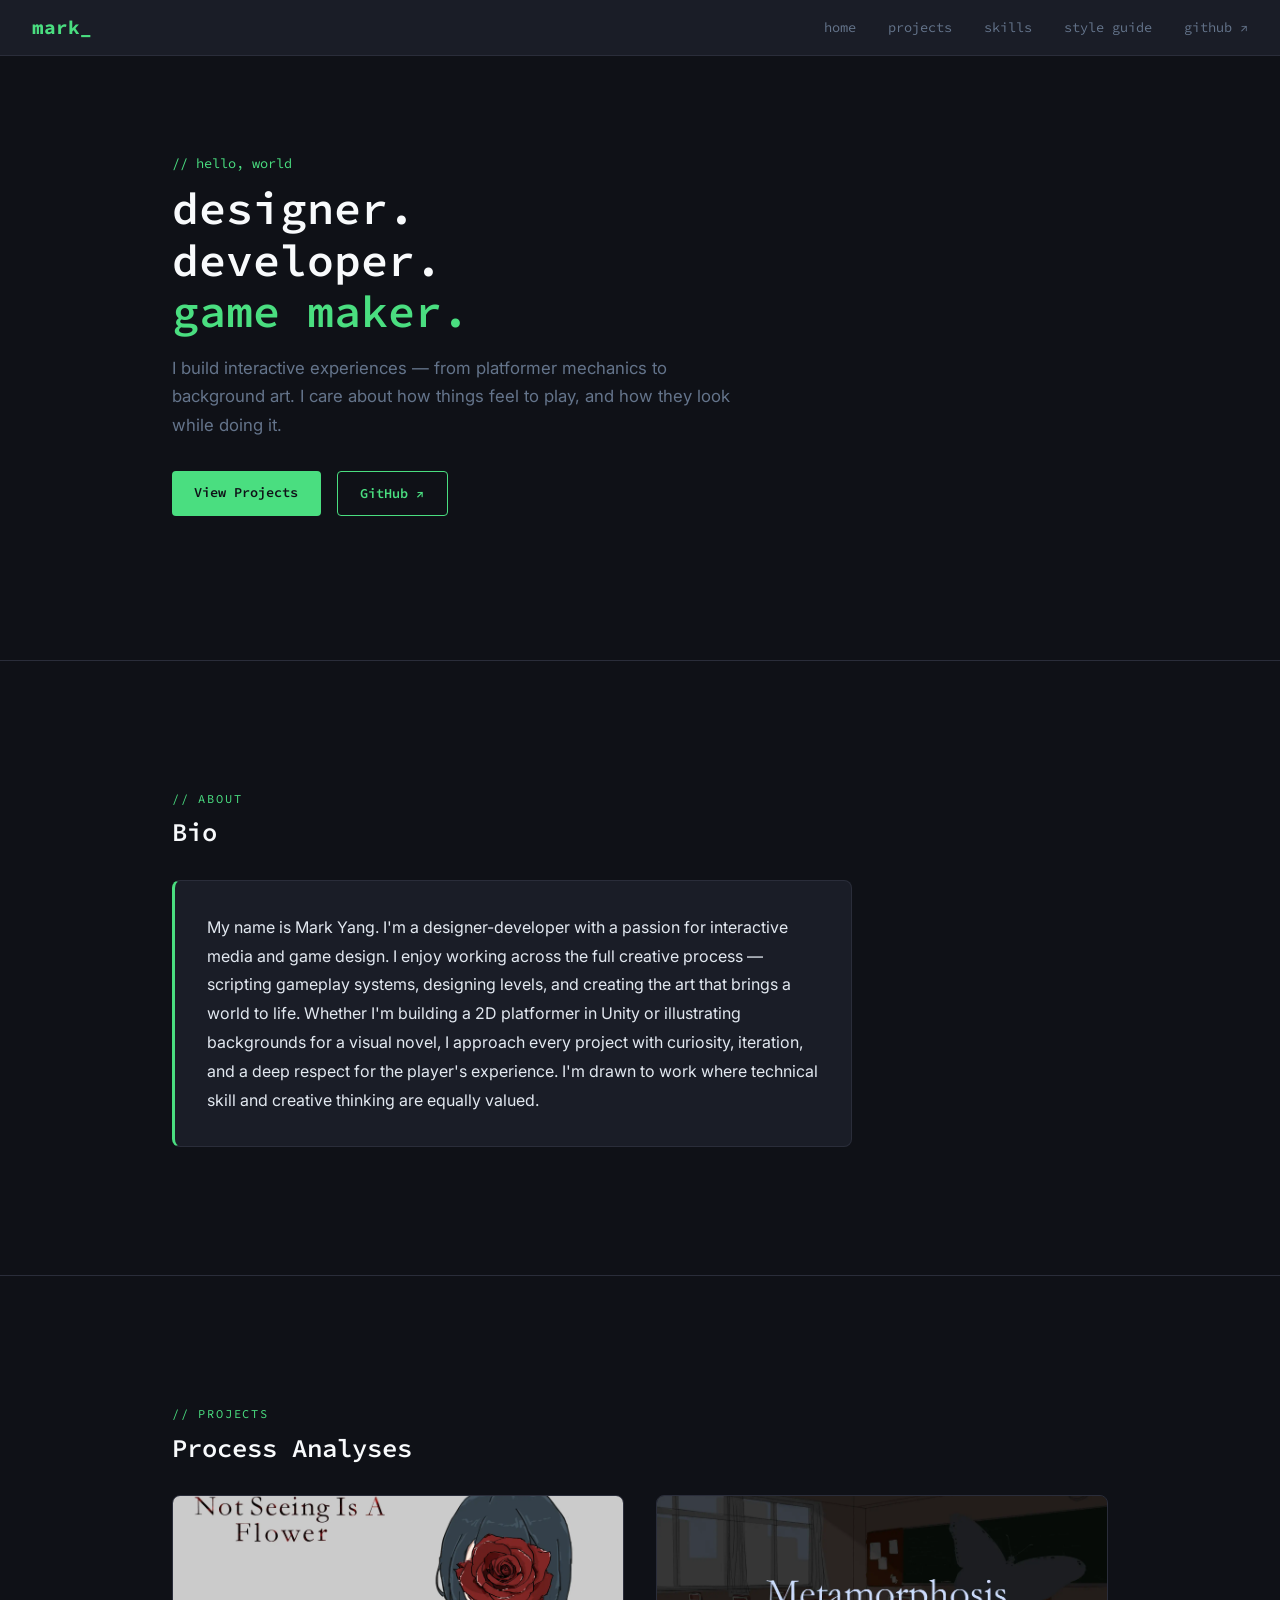
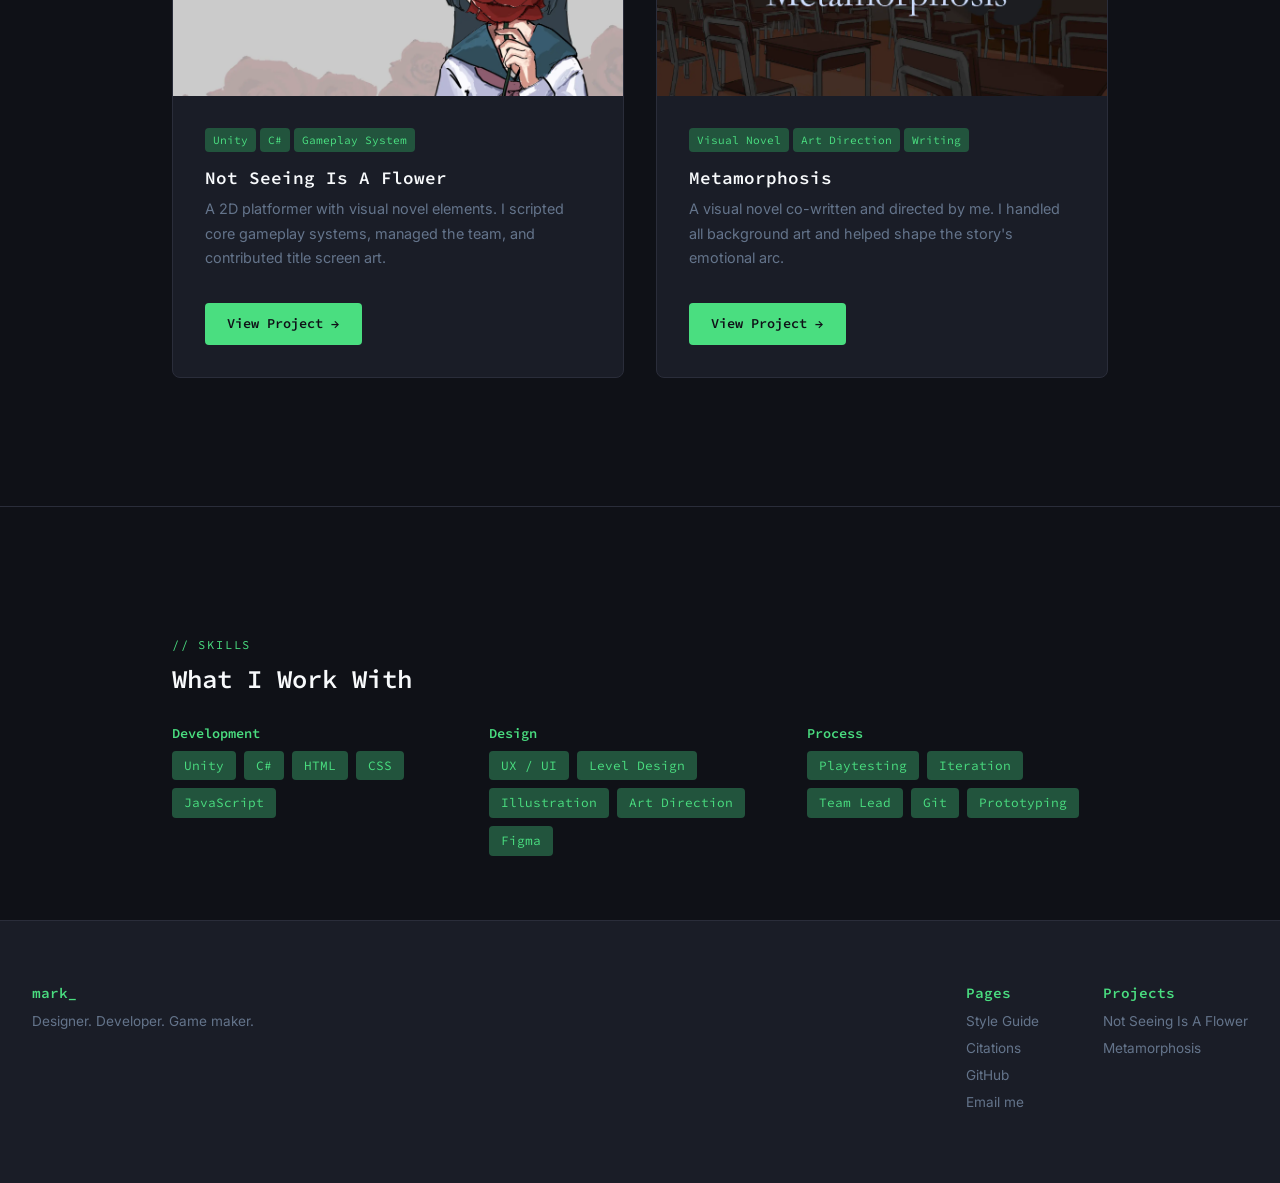
<file: index.html>
<!DOCTYPE html>
<html lang="en">

<head>
    <meta charset="UTF-8">
    <meta name="viewport" content="width=device-width, initial-scale=1.0">
    <title>Mark — Portfolio</title>
    <link href="css/normalize.css" rel="stylesheet">
    <link href="css/main.css" rel="stylesheet">
    <link href="css/page.css" rel="stylesheet">
</head>

<body>

    <a class="skip-link" href="#main-content">Skip to main content</a>

    <header class="header-bar">
        <h1>mark</h1>
        <nav class="nav-text" aria-label="Main navigation">
            <a href="index.html" class="nav-link">home</a>
            <a href="#projects" class="nav-link">projects</a>
            <a href="#skills" class="nav-link">skills</a>
            <a href="styleguide.html" class="nav-link">style guide</a>
            <a href="https://github.com/notmarkyang" class="nav-link" target="_blank" rel="noopener noreferrer">github
                ↗</a>
        </nav>
    </header>

    <main id="main-content">

        <!-- HERO -->
        <section class="hero" aria-labelledby="hero-heading">
            <span class="hero-prompt">// hello, world</span>
            <h2 id="hero-heading">
                designer.<br>
                developer.<br>
                <span class="hero-highlight">game maker.</span>
            </h2>
            <p class="hero-sub">
                I build interactive experiences — from platformer mechanics to background art.
                I care about how things feel to play, and how they look while doing it.
            </p>
            <div class="hero-actions">
                <a href="#projects" class="btn-submit">View Projects</a>
                <a href="https://github.com/notmarkyang" class="btn-outline" target="_blank"
                    rel="noopener noreferrer">GitHub ↗</a>
            </div>
        </section>

        <hr class="divider">

        <!-- BIO -->
        <section class="home-section" id="about" aria-labelledby="about-heading">
            <span class="section-label">// about</span>
            <h2 id="about-heading">Bio</h2>
            <div class="bio-card">
                <p>
                    My name is Mark Yang. I'm a designer-developer with a passion for interactive media and game design.
                    I enjoy working across the full creative process — scripting gameplay systems,
                    designing levels, and creating the art that brings a world to life. Whether I'm
                    building a 2D platformer in Unity or illustrating backgrounds for a visual novel,
                    I approach every project with curiosity, iteration, and a deep respect for the
                    player's experience. I'm drawn to work where technical skill and creative thinking
                    are equally valued.
                </p>
            </div>
        </section>

        <hr class="divider">

        <!-- PROJECTS -->
        <section class="home-section" id="projects" aria-labelledby="projects-heading">
            <span class="section-label">// projects</span>
            <h2 id="projects-heading">Process Analyses</h2>

            <div class="project-grid">

                <article class="project-card" aria-labelledby="card-nsiaf-title">
                    <div class="project-card-img">
                        <img src="img/nsiaf-cover.webp" alt="Not Seeing Is A Flower title screen art" loading="lazy"
                            decoding="async">
                    </div>
                    <div class="project-card-body">
                        <ul class="project-card-tags" aria-label="Project tags">
                            <li class="tag">Unity</li>
                            <li class="tag">C#</li>
                            <li class="tag">Gameplay System</li>
                        </ul>
                        <h3 id="card-nsiaf-title">Not Seeing Is A Flower</h3>
                        <p>
                            A 2D platformer with visual novel elements. I scripted core gameplay
                            systems, managed the team, and contributed title screen art.
                        </p>
                        <a href="project-nsiaf.html" class="btn-submit">View Project →</a>
                    </div>
                </article>

                <article class="project-card" aria-labelledby="card-metamorphosis-title">
                    <div class="project-card-img">
                        <img src="img/metamorphosis-cover.webp" alt="metamorphosis title art" loading="lazy"
                            decoding="async">
                    </div>
                    <div class="project-card-body">
                        <ul class="project-card-tags" aria-label="Project tags">
                            <li class="tag">Visual Novel</li>
                            <li class="tag">Art Direction</li>
                            <li class="tag">Writing</li>
                        </ul>
                        <h3 id="card-metamorphosis-title">Metamorphosis</h3>
                        <p>
                            A visual novel co-written and directed by me. I handled all background
                            art and helped shape the story's emotional arc.
                        </p>
                        <a href="project-metamorphosis.html" class="btn-submit">View Project →</a>
                    </div>
                </article>

            </div>
        </section>

        <hr class="divider">

        <!-- SKILLS -->
        <section class="home-section" id="skills" aria-labelledby="skills-heading">
            <span class="section-label">// skills</span>
            <h2 id="skills-heading">What I Work With</h2>

            <div class="skills-grid">
                <div class="skill-category">
                    <h3>Development</h3>
                    <ul class="skill-list" aria-label="Development skills">
                        <li>Unity</li>
                        <li>C#</li>
                        <li>HTML</li>
                        <li>CSS</li>
                        <li>JavaScript</li>
                    </ul>
                </div>
                <div class="skill-category">
                    <h3>Design</h3>
                    <ul class="skill-list" aria-label="Design skills">
                        <li>UX / UI</li>
                        <li>Level Design</li>
                        <li>Illustration</li>
                        <li>Art Direction</li>
                        <li>Figma</li>
                    </ul>
                </div>
                <div class="skill-category">
                    <h3>Process</h3>
                    <ul class="skill-list" aria-label="Process skills">
                        <li>Playtesting</li>
                        <li>Iteration</li>
                        <li>Team Lead</li>
                        <li>Git</li>
                        <li>Prototyping</li>
                    </ul>
                </div>
            </div>
        </section>

    </main>

    <footer class="footer-bar">
        <div class="footer-company">
            <h3>mark_</h3>
            <p>Designer. Developer. Game maker.</p>
        </div>
        <nav aria-label="Footer navigation — pages">
            <h4>Pages</h4>
            <ul>
                <li><a href="styleguide.html">Style Guide</a></li>
                <li><a href="citations.html">Citations</a></li>
                <li><a href="https://github.com/notmarkyang" target="_blank" rel="noopener noreferrer">GitHub</a></li>
                <li><a href="mailto:mya132@sfu.ca">Email me</a></li>
            </ul>
        </nav>
        <nav aria-label="Footer navigation — projects">
            <h4>Projects</h4>
            <ul>
                <li><a href="project-nsiaf.html">Not Seeing Is A Flower</a></li>
                <li><a href="project-metamorphosis.html">Metamorphosis</a></li>
            </ul>
        </nav>
    </footer>

</body>

</html>
</file>
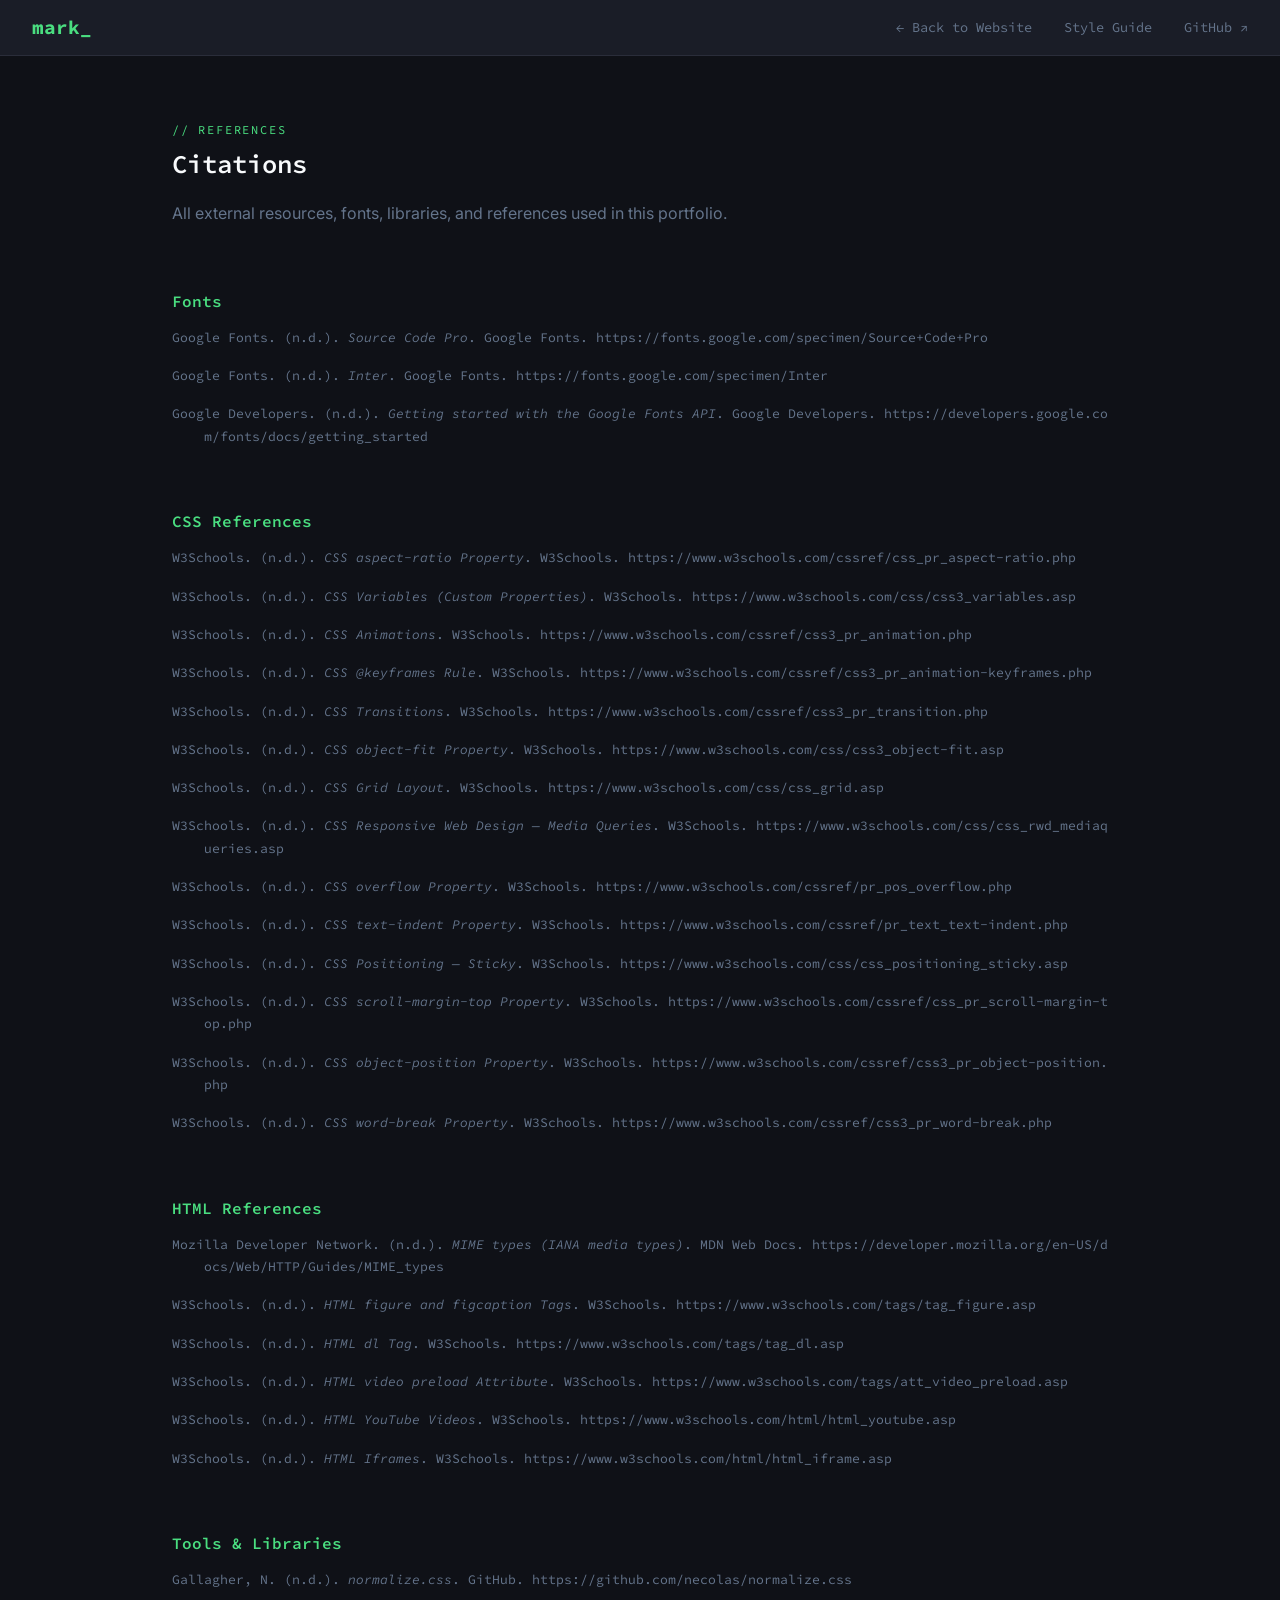
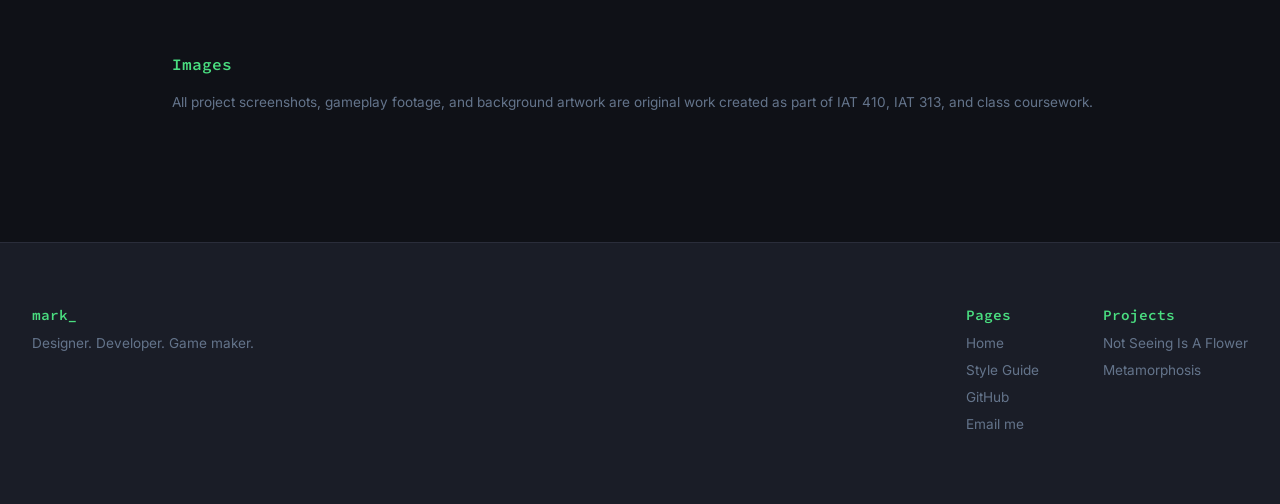
<file: citations.html>
<!DOCTYPE html>
<html lang="en">

<head>
    <meta charset="UTF-8">
    <meta name="viewport" content="width=device-width, initial-scale=1.0">
    <title>Citations — Mark</title>
    <link href="css/normalize.css" rel="stylesheet">
    <link href="css/main.css" rel="stylesheet">
    <link href="css/page.css" rel="stylesheet">
</head>

<body>

    <a class="skip-link" href="#main-content">Skip to main content</a>

    <header class="header-bar">
        <h1>mark</h1>
        <nav class="nav-text" aria-label="Main navigation">
            <a href="index.html" class="nav-link">← Back to Website</a>
            <a href="styleguide.html" class="nav-link">Style Guide</a>
            <a href="https://github.com/notmarkyang" class="nav-link" target="_blank" rel="noopener noreferrer">GitHub
                ↗</a>
        </nav>
    </header>

    <main id="main-content">
        <div class="citations-body">
            <span class="section-label">// references</span>
            <h2>Citations</h2>
            <p class="citations-intro">
                All external resources, fonts, libraries, and references used in this portfolio.
            </p>

            <section class="citations-group" aria-labelledby="cit-fonts-heading">
                <h3 class="citations-group-title" id="cit-fonts-heading">Fonts</h3>
                <p class="citation-item">
                    Google Fonts. (n.d.). <em>Source Code Pro</em>. Google Fonts.
                    <a href="https://fonts.google.com/specimen/Source+Code+Pro" target="_blank"
                        rel="noopener noreferrer">https://fonts.google.com/specimen/Source+Code+Pro</a>
                </p>
                <p class="citation-item">
                    Google Fonts. (n.d.). <em>Inter</em>. Google Fonts.
                    <a href="https://fonts.google.com/specimen/Inter" target="_blank"
                        rel="noopener noreferrer">https://fonts.google.com/specimen/Inter</a>
                </p>
                <p class="citation-item">
                    Google Developers. (n.d.). <em>Getting started with the Google Fonts API</em>. Google Developers.
                    <a href="https://developers.google.com/fonts/docs/getting_started" target="_blank"
                        rel="noopener noreferrer">https://developers.google.com/fonts/docs/getting_started</a>
                </p>
            </section>

            <section class="citations-group" aria-labelledby="cit-css-heading">
                <h3 class="citations-group-title" id="cit-css-heading">CSS References</h3>
                <p class="citation-item">
                    W3Schools. (n.d.). <em>CSS aspect-ratio Property</em>. W3Schools.
                    <a href="https://www.w3schools.com/cssref/css_pr_aspect-ratio.php" target="_blank"
                        rel="noopener noreferrer">https://www.w3schools.com/cssref/css_pr_aspect-ratio.php</a>
                </p>
                <p class="citation-item">
                    W3Schools. (n.d.). <em>CSS Variables (Custom Properties)</em>. W3Schools.
                    <a href="https://www.w3schools.com/css/css3_variables.asp" target="_blank"
                        rel="noopener noreferrer">https://www.w3schools.com/css/css3_variables.asp</a>
                </p>
                <p class="citation-item">
                    W3Schools. (n.d.). <em>CSS Animations</em>. W3Schools.
                    <a href="https://www.w3schools.com/cssref/css3_pr_animation.php" target="_blank"
                        rel="noopener noreferrer">https://www.w3schools.com/cssref/css3_pr_animation.php</a>
                </p>
                <p class="citation-item">
                    W3Schools. (n.d.). <em>CSS @keyframes Rule</em>. W3Schools.
                    <a href="https://www.w3schools.com/cssref/css3_pr_animation-keyframes.php" target="_blank"
                        rel="noopener noreferrer">https://www.w3schools.com/cssref/css3_pr_animation-keyframes.php</a>
                </p>
                <p class="citation-item">
                    W3Schools. (n.d.). <em>CSS Transitions</em>. W3Schools.
                    <a href="https://www.w3schools.com/cssref/css3_pr_transition.php" target="_blank"
                        rel="noopener noreferrer">https://www.w3schools.com/cssref/css3_pr_transition.php</a>
                </p>
                <p class="citation-item">
                    W3Schools. (n.d.). <em>CSS object-fit Property</em>. W3Schools.
                    <a href="https://www.w3schools.com/css/css3_object-fit.asp" target="_blank"
                        rel="noopener noreferrer">https://www.w3schools.com/css/css3_object-fit.asp</a>
                </p>
                <p class="citation-item">
                    W3Schools. (n.d.). <em>CSS Grid Layout</em>. W3Schools.
                    <a href="https://www.w3schools.com/css/css_grid.asp" target="_blank"
                        rel="noopener noreferrer">https://www.w3schools.com/css/css_grid.asp</a>
                </p>
                <p class="citation-item">
                    W3Schools. (n.d.). <em>CSS Responsive Web Design — Media Queries</em>. W3Schools.
                    <a href="https://www.w3schools.com/css/css_rwd_mediaqueries.asp" target="_blank"
                        rel="noopener noreferrer">https://www.w3schools.com/css/css_rwd_mediaqueries.asp</a>
                </p>
                <p class="citation-item">
                    W3Schools. (n.d.). <em>CSS overflow Property</em>. W3Schools.
                    <a href="https://www.w3schools.com/cssref/pr_pos_overflow.php" target="_blank"
                        rel="noopener noreferrer">https://www.w3schools.com/cssref/pr_pos_overflow.php</a>
                </p>
                <p class="citation-item">
                    W3Schools. (n.d.). <em>CSS text-indent Property</em>. W3Schools.
                    <a href="https://www.w3schools.com/cssref/pr_text_text-indent.php" target="_blank"
                        rel="noopener noreferrer">https://www.w3schools.com/cssref/pr_text_text-indent.php</a>
                </p>
                <p class="citation-item">
                    W3Schools. (n.d.). <em>CSS Positioning — Sticky</em>. W3Schools.
                    <a href="https://www.w3schools.com/css/css_positioning_sticky.asp" target="_blank"
                        rel="noopener noreferrer">https://www.w3schools.com/css/css_positioning_sticky.asp</a>
                </p>
                <p class="citation-item">
                    W3Schools. (n.d.). <em>CSS scroll-margin-top Property</em>. W3Schools.
                    <a href="https://www.w3schools.com/cssref/css_pr_scroll-margin-top.php" target="_blank"
                        rel="noopener noreferrer">https://www.w3schools.com/cssref/css_pr_scroll-margin-top.php</a>
                </p>
                <p class="citation-item">
                    W3Schools. (n.d.). <em>CSS object-position Property</em>. W3Schools.
                    <a href="https://www.w3schools.com/cssref/css3_pr_object-position.php" target="_blank"
                        rel="noopener noreferrer">https://www.w3schools.com/cssref/css3_pr_object-position.php</a>
                </p>
                <p class="citation-item">
                    W3Schools. (n.d.). <em>CSS word-break Property</em>. W3Schools.
                    <a href="https://www.w3schools.com/cssref/css3_pr_word-break.php" target="_blank"
                        rel="noopener noreferrer">https://www.w3schools.com/cssref/css3_pr_word-break.php</a>
                </p>
            </section>

            <section class="citations-group" aria-labelledby="cit-html-heading">
                <h3 class="citations-group-title" id="cit-html-heading">HTML References</h3>
                <p class="citation-item">
                    Mozilla Developer Network. (n.d.). <em>MIME types (IANA media types)</em>. MDN Web Docs.
                    <a href="https://developer.mozilla.org/en-US/docs/Web/HTTP/Guides/MIME_types" target="_blank"
                        rel="noopener noreferrer">https://developer.mozilla.org/en-US/docs/Web/HTTP/Guides/MIME_types</a>
                </p>
                <p class="citation-item">
                    W3Schools. (n.d.). <em>HTML figure and figcaption Tags</em>. W3Schools.
                    <a href="https://www.w3schools.com/tags/tag_figure.asp" target="_blank"
                        rel="noopener noreferrer">https://www.w3schools.com/tags/tag_figure.asp</a>
                </p>
                <p class="citation-item">
                    W3Schools. (n.d.). <em>HTML dl Tag</em>. W3Schools.
                    <a href="https://www.w3schools.com/tags/tag_dl.asp" target="_blank"
                        rel="noopener noreferrer">https://www.w3schools.com/tags/tag_dl.asp</a>
                </p>
                <p class="citation-item">
                    W3Schools. (n.d.). <em>HTML video preload Attribute</em>. W3Schools.
                    <a href="https://www.w3schools.com/tags/att_video_preload.asp" target="_blank"
                        rel="noopener noreferrer">https://www.w3schools.com/tags/att_video_preload.asp</a>
                </p>
                <p class="citation-item">
                    W3Schools. (n.d.). <em>HTML YouTube Videos</em>. W3Schools.
                    <a href="https://www.w3schools.com/html/html_youtube.asp" target="_blank"
                        rel="noopener noreferrer">https://www.w3schools.com/html/html_youtube.asp</a>
                </p>
                <p class="citation-item">
                    W3Schools. (n.d.). <em>HTML Iframes</em>. W3Schools.
                    <a href="https://www.w3schools.com/html/html_iframe.asp" target="_blank"
                        rel="noopener noreferrer">https://www.w3schools.com/html/html_iframe.asp</a>
                </p>
            </section>

            <section class="citations-group" aria-labelledby="cit-tools-heading">
                <h3 class="citations-group-title" id="cit-tools-heading">Tools &amp; Libraries</h3>
                <p class="citation-item">
                    Gallagher, N. (n.d.). <em>normalize.css</em>. GitHub.
                    <a href="https://github.com/necolas/normalize.css" target="_blank"
                        rel="noopener noreferrer">https://github.com/necolas/normalize.css</a>
                </p>
            </section>

            <section class="citations-group" aria-labelledby="cit-images-heading">
                <h3 class="citations-group-title" id="cit-images-heading">Images</h3>
                <p class="citations-note">
                    All project screenshots, gameplay footage, and background artwork are original
                    work created as part of IAT 410, IAT 313, and class coursework.
                </p>
            </section>

        </div>
    </main>

    <footer class="footer-bar">
        <div class="footer-company">
            <h3>mark_</h3>
            <p>Designer. Developer. Game maker.</p>
        </div>
        <nav aria-label="Footer navigation — pages">
            <h4>Pages</h4>
            <ul>
                <li><a href="index.html">Home</a></li>
                <li><a href="styleguide.html">Style Guide</a></li>
                <li><a href="https://github.com/notmarkyang" target="_blank" rel="noopener noreferrer">GitHub</a></li>
                <li><a href="mailto:mya132@sfu.ca">Email me</a></li>
            </ul>
        </nav>
        <nav aria-label="Footer navigation — projects">
            <h4>Projects</h4>
            <ul>
                <li><a href="project-nsiaf.html">Not Seeing Is A Flower</a></li>
                <li><a href="project-metamorphosis.html">Metamorphosis</a></li>
            </ul>
        </nav>
    </footer>

</body>

</html>
</file>
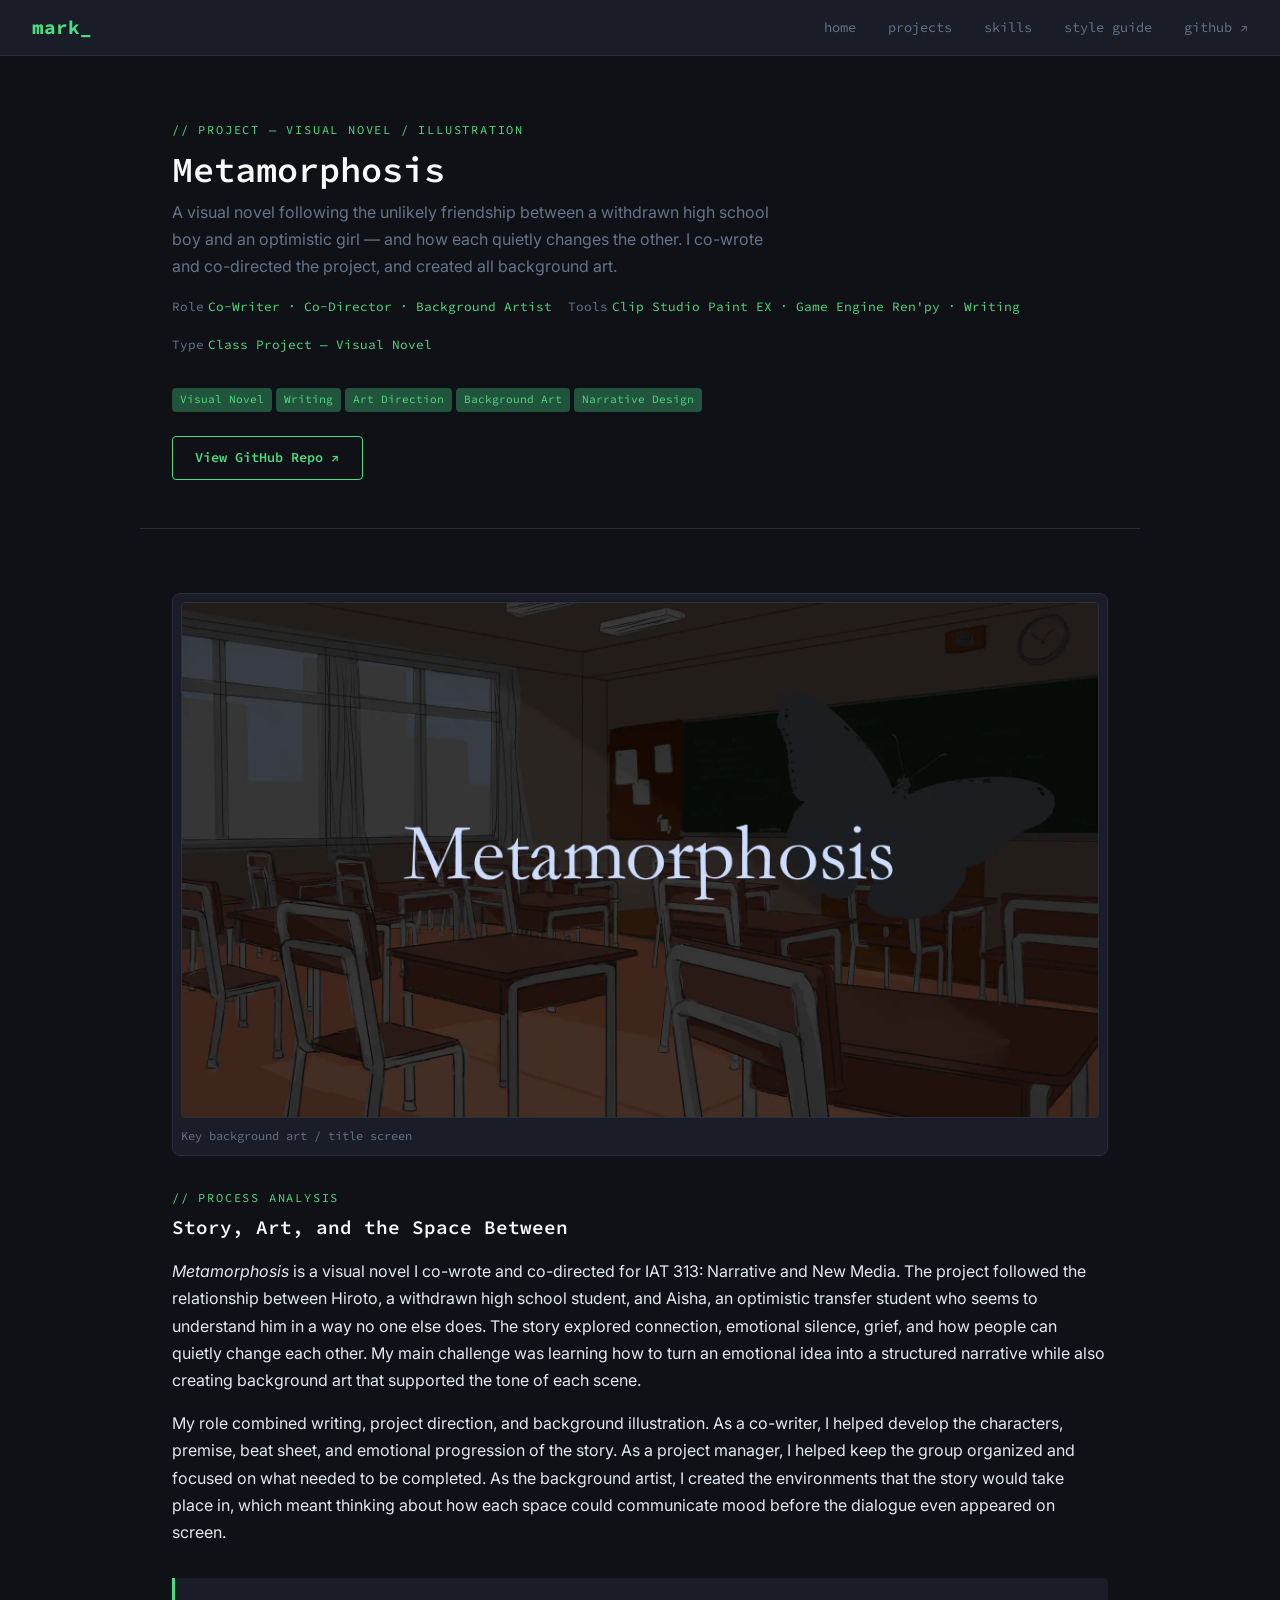
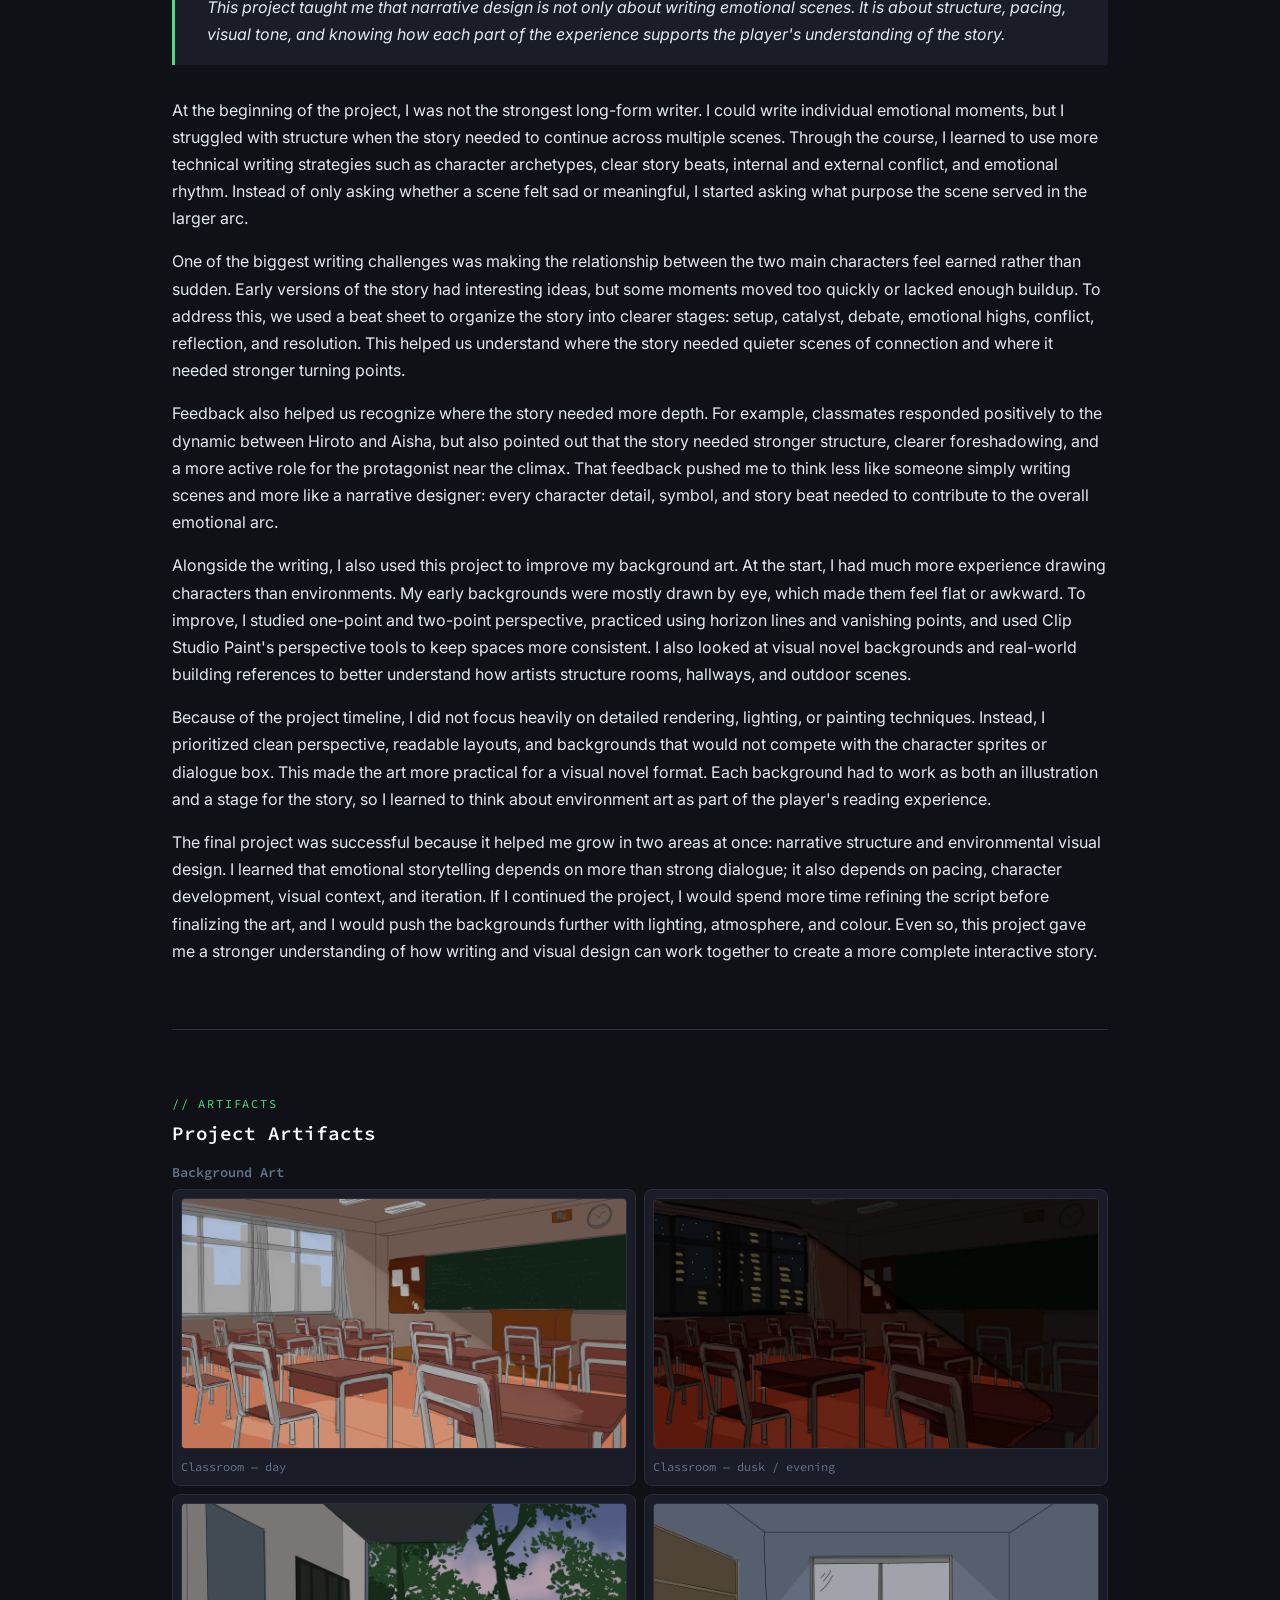
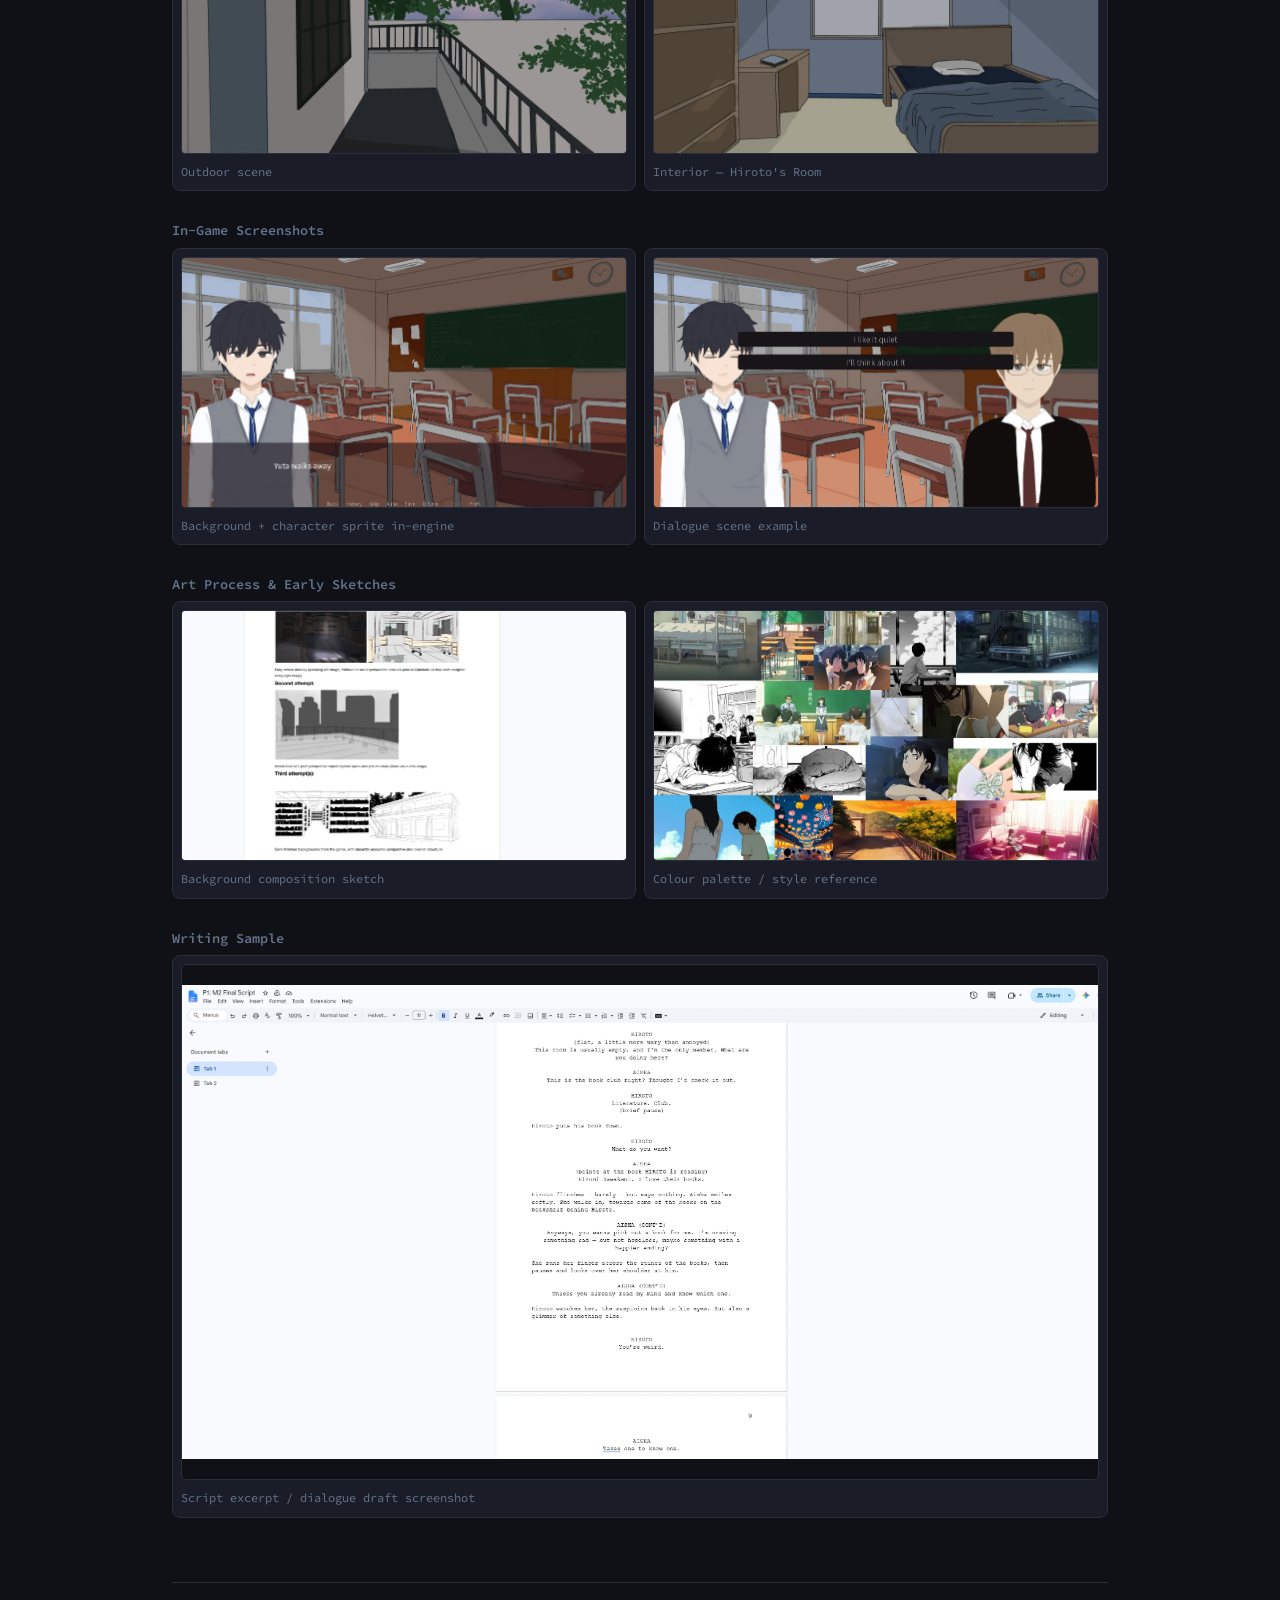
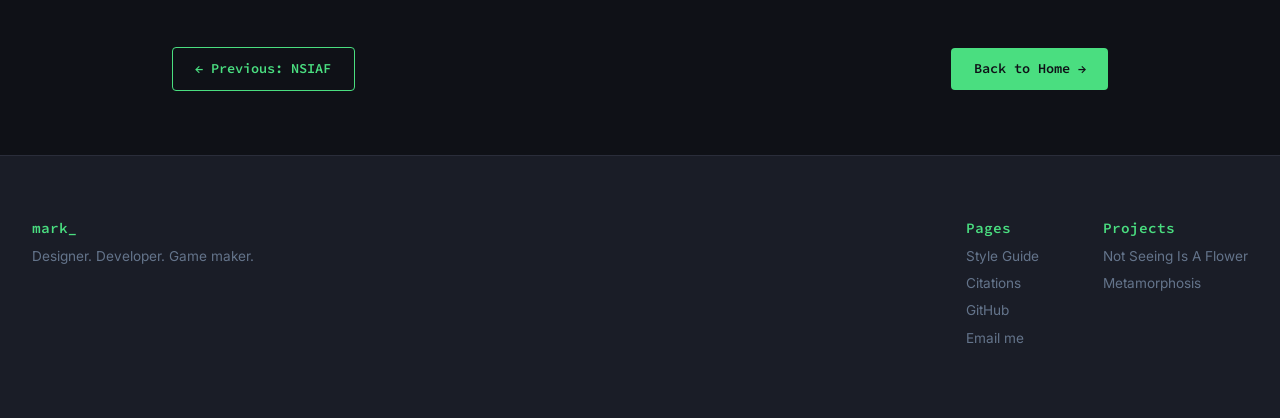
<file: project-metamorphosis.html>
<!DOCTYPE html>
<html lang="en">

<head>
    <meta charset="UTF-8">
    <meta name="viewport" content="width=device-width, initial-scale=1.0">
    <title>Metamorphosis — Mark</title>
    <link href="css/normalize.css" rel="stylesheet">
    <link href="css/main.css" rel="stylesheet">
    <link href="css/page.css" rel="stylesheet">
</head>

<body>

    <a class="skip-link" href="#main-content">Skip to main content</a>

    <header class="header-bar">
        <h1>mark</h1>
        <nav class="nav-text" aria-label="Main navigation">
            <a href="index.html" class="nav-link">home</a>
            <a href="index.html#projects" class="nav-link">projects</a>
            <a href="index.html#skills" class="nav-link">skills</a>
            <a href="styleguide.html" class="nav-link">style guide</a>
            <a href="https://github.com/notmarkyang" class="nav-link" target="_blank" rel="noopener noreferrer">github
                ↗</a>
        </nav>
    </header>

    <main id="main-content">

        <!-- PROJECT HERO -->
        <div class="project-hero">
            <span class="section-label">// project — visual novel / illustration</span>
            <h2>Metamorphosis</h2>
            <p class="project-hero-desc">
                A visual novel following the unlikely friendship between a withdrawn high school
                boy and an optimistic girl — and how each quietly changes the other. I co-wrote
                and co-directed the project, and created all background art.
            </p>
            <dl class="project-hero-meta">
                <div class="meta-item">
                    <dt class="meta-label">Role</dt>
                    <dd class="meta-value">Co-Writer · Co-Director · Background Artist</dd>
                </div>
                <div class="meta-item">
                    <dt class="meta-label">Tools</dt>
                    <dd class="meta-value">Clip Studio Paint EX · Game Engine Ren'py · Writing</dd>
                </div>
                <div class="meta-item">
                    <dt class="meta-label">Type</dt>
                    <dd class="meta-value">Class Project — Visual Novel</dd>
                </div>
            </dl>
            <ul class="project-hero-tags" aria-label="Project tags">
                <li class="tag">Visual Novel</li>
                <li class="tag">Writing</li>
                <li class="tag">Art Direction</li>
                <li class="tag">Background Art</li>
                <li class="tag">Narrative Design</li>
            </ul>
            <div class="project-actions">
                <a href="https://github.sfu.ca/cjs29/iat313_METAMORPHOSIS" class="btn-outline" target="_blank"
                    rel="noopener noreferrer">
                    View GitHub Repo ↗
                </a>
            </div>
        </div>

        <!-- PROJECT BODY -->
        <div class="project-body">

            <!-- COVER IMAGE -->
            <figure class="artifact-full artifact-card">
                <img src="img/metamorphosis-cover.webp" alt="Metamorphosis title screen or key background art"
                    loading="lazy" decoding="async">
                <figcaption>Key background art / title screen</figcaption>
            </figure>

            <!-- PROCESS ANALYSIS -->
            <section class="project-analysis" aria-labelledby="analysis-heading">
                <span class="section-label">// process analysis</span>
                <h3 id="analysis-heading">Story, Art, and the Space Between</h3>


                <p>
                    <em>Metamorphosis</em> is a visual novel I co-wrote and co-directed for IAT 313:
                    Narrative and New Media. The project followed the relationship between Hiroto,
                    a withdrawn high school student, and Aisha, an optimistic transfer student who
                    seems to understand him in a way no one else does. The story explored connection,
                    emotional silence, grief, and how people can quietly change each other. My main
                    challenge was learning how to turn an emotional idea into a structured narrative
                    while also creating background art that supported the tone of each scene.
                </p>

                <p>
                    My role combined writing, project direction, and background illustration. As a
                    co-writer, I helped develop the characters, premise, beat sheet, and emotional
                    progression of the story. As a project manager, I helped keep the group organized
                    and focused on what needed to be completed. As the background artist, I created
                    the environments that the story would take place in, which meant thinking about
                    how each space could communicate mood before the dialogue even appeared on screen.
                </p>

                <blockquote class="callout">
                    This project taught me that narrative design is not only about writing emotional
                    scenes. It is about structure, pacing, visual tone, and knowing how each part of
                    the experience supports the player's understanding of the story.
                </blockquote>

                <p>
                    At the beginning of the project, I was not the strongest long-form writer. I could
                    write individual emotional moments, but I struggled with structure when the story
                    needed to continue across multiple scenes. Through the course, I learned to use
                    more technical writing strategies such as character archetypes, clear story beats,
                    internal and external conflict, and emotional rhythm. Instead of only asking
                    whether a scene felt sad or meaningful, I started asking what purpose the scene
                    served in the larger arc.
                </p>

                <p>
                    One of the biggest writing challenges was making the relationship between the two
                    main characters feel earned rather than sudden. Early versions of the story had
                    interesting ideas, but some moments moved too quickly or lacked enough buildup.
                    To address this, we used a beat sheet to organize the story into clearer stages:
                    setup, catalyst, debate, emotional highs, conflict, reflection, and resolution.
                    This helped us understand where the story needed quieter scenes of connection and
                    where it needed stronger turning points.
                </p>

                <p>
                    Feedback also helped us recognize where the story needed more depth. For example,
                    classmates responded positively to the dynamic between Hiroto and Aisha, but also
                    pointed out that the story needed stronger structure, clearer foreshadowing, and a
                    more active role for the protagonist near the climax. That feedback pushed me to
                    think less like someone simply writing scenes and more like a narrative designer:
                    every character detail, symbol, and story beat needed to contribute to the overall
                    emotional arc.
                </p>

                <p>
                    Alongside the writing, I also used this project to improve my background art. At
                    the start, I had much more experience drawing characters than environments. My
                    early backgrounds were mostly drawn by eye, which made them feel flat or awkward.
                    To improve, I studied one-point and two-point perspective, practiced using horizon
                    lines and vanishing points, and used Clip Studio Paint's perspective tools to keep
                    spaces more consistent. I also looked at visual novel backgrounds and real-world
                    building references to better understand how artists structure rooms, hallways, and
                    outdoor scenes.
                </p>

                <p>
                    Because of the project timeline, I did not focus heavily on detailed rendering,
                    lighting, or painting techniques. Instead, I prioritized clean perspective,
                    readable layouts, and backgrounds that would not compete with the character sprites
                    or dialogue box. This made the art more practical for a visual novel format. Each
                    background had to work as both an illustration and a stage for the story, so I
                    learned to think about environment art as part of the player's reading experience.
                </p>

                <p>
                    The final project was successful because it helped me grow in two areas at once:
                    narrative structure and environmental visual design. I learned that emotional
                    storytelling depends on more than strong dialogue; it also depends on pacing,
                    character development, visual context, and iteration. If I continued the project,
                    I would spend more time refining the script before finalizing the art, and I would
                    push the backgrounds further with lighting, atmosphere, and colour. Even so, this
                    project gave me a stronger understanding of how writing and visual design can work
                    together to create a more complete interactive story.
                </p>

            </section>

            <hr class="divider">

            <!-- ARTIFACTS -->
            <section aria-labelledby="artifacts-heading">
                <span class="section-label">// artifacts</span>
                <h3 id="artifacts-heading">Project Artifacts</h3>

                <h4 class="artifact-label">Background Art</h4>
                <div class="artifact-grid">
                    <figure class="artifact-card">
                        <img src="img/meta-bg-classroom.webp" alt="Background art of a classroom during the day"
                            loading="lazy" decoding="async">
                        <figcaption>Classroom — day</figcaption>
                    </figure>

                    <figure class="artifact-card">
                        <img src="img/meta-bg-classroom-dusk.webp" alt="Background art of a classroom at dusk"
                            loading="lazy" decoding="async">
                        <figcaption>Classroom — dusk / evening</figcaption>
                    </figure>

                    <figure class="artifact-card">
                        <img src="img/meta-bg-outdoor.webp" alt="Background art of the outdoor scene by Hiroto's home"
                            loading="lazy" decoding="async">
                        <figcaption>Outdoor scene</figcaption>
                    </figure>

                    <figure class="artifact-card">
                        <img src="img/meta-bg-indoor.webp" alt="Background art of Hiroto's Room scene" loading="lazy"
                            decoding="async">
                        <figcaption>Interior — Hiroto's Room</figcaption>
                    </figure>
                </div>

                <h4 class="artifact-label">In-Game Screenshots</h4>
                <div class="artifact-grid">
                    <figure class="artifact-card">
                        <img src="img/meta-ingame-1.webp"
                            alt="In-game screenshot showing background art with a character sprite" loading="lazy"
                            decoding="async">
                        <figcaption>Background + character sprite in-engine</figcaption>
                    </figure>

                    <figure class="artifact-card">
                        <img src="img/meta-ingame-2.webp" alt="In-game screenshot showing a dialogue scene example"
                            loading="lazy" decoding="async">
                        <figcaption>Dialogue scene example</figcaption>
                    </figure>
                </div>

                <h4 class="artifact-label">Art Process &amp; Early Sketches</h4>
                <div class="artifact-grid">
                    <figure class="artifact-card">
                        <img src="img/meta-sketch-1.webp" alt="Early background composition sketch from development"
                            loading="lazy" decoding="async">
                        <figcaption>Background composition sketch</figcaption>
                    </figure>

                    <figure class="artifact-card">
                        <img src="img/meta-colour-palette.webp" alt="Colour palette and visual style reference sheet"
                            loading="lazy" decoding="async">
                        <figcaption>Colour palette / style reference</figcaption>
                    </figure>
                </div>

                <h4 class="artifact-label">Writing Sample</h4>
                <figure class="artifact-full artifact-card artifact-script">
                    <img src="img/meta-script.webp" alt="Screenshot of a script excerpt or dialogue draft"
                        loading="lazy" decoding="async">
                    <figcaption>Script excerpt / dialogue draft screenshot</figcaption>
                </figure>
            </section>

            <hr class="divider">

            <!-- PROJECT NAV -->
            <nav class="project-nav" aria-label="Project navigation">
                <a href="project-nsiaf.html" class="btn-outline">← Previous: NSIAF</a>
                <a href="index.html" class="btn-submit">Back to Home →</a>
            </nav>

        </div>

    </main>

    <footer class="footer-bar">
        <div class="footer-company">
            <h3>mark_</h3>
            <p>Designer. Developer. Game maker.</p>
        </div>
        <nav aria-label="Footer navigation — pages">
            <h4>Pages</h4>
            <ul>
                <li><a href="styleguide.html">Style Guide</a></li>
                <li><a href="citations.html">Citations</a></li>
                <li><a href="https://github.com/notmarkyang" target="_blank" rel="noopener noreferrer">GitHub</a></li>
                <li><a href="mailto:mya132@sfu.ca">Email me</a></li>
            </ul>
        </nav>
        <nav aria-label="Footer navigation — projects">
            <h4>Projects</h4>
            <ul>
                <li><a href="project-nsiaf.html">Not Seeing Is A Flower</a></li>
                <li><a href="project-metamorphosis.html">Metamorphosis</a></li>
            </ul>
        </nav>
    </footer>

</body>

</html>
</file>
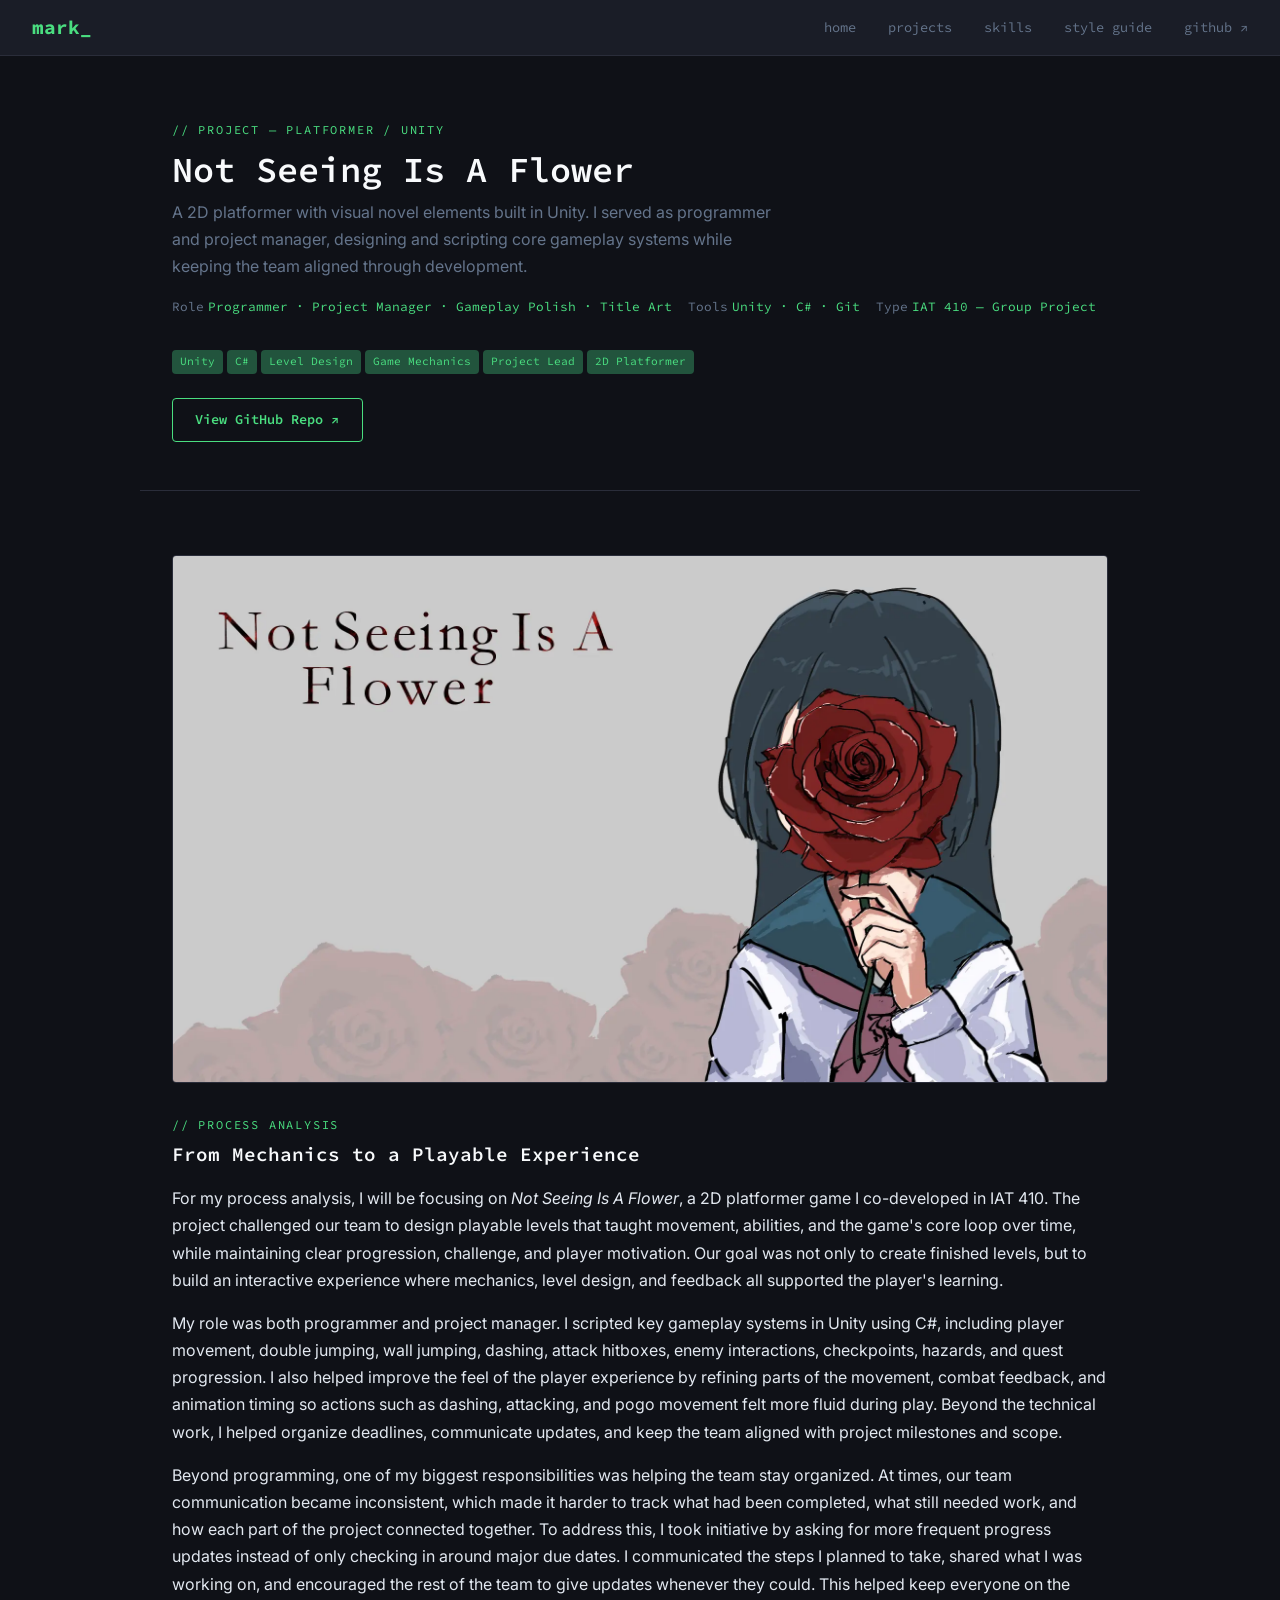
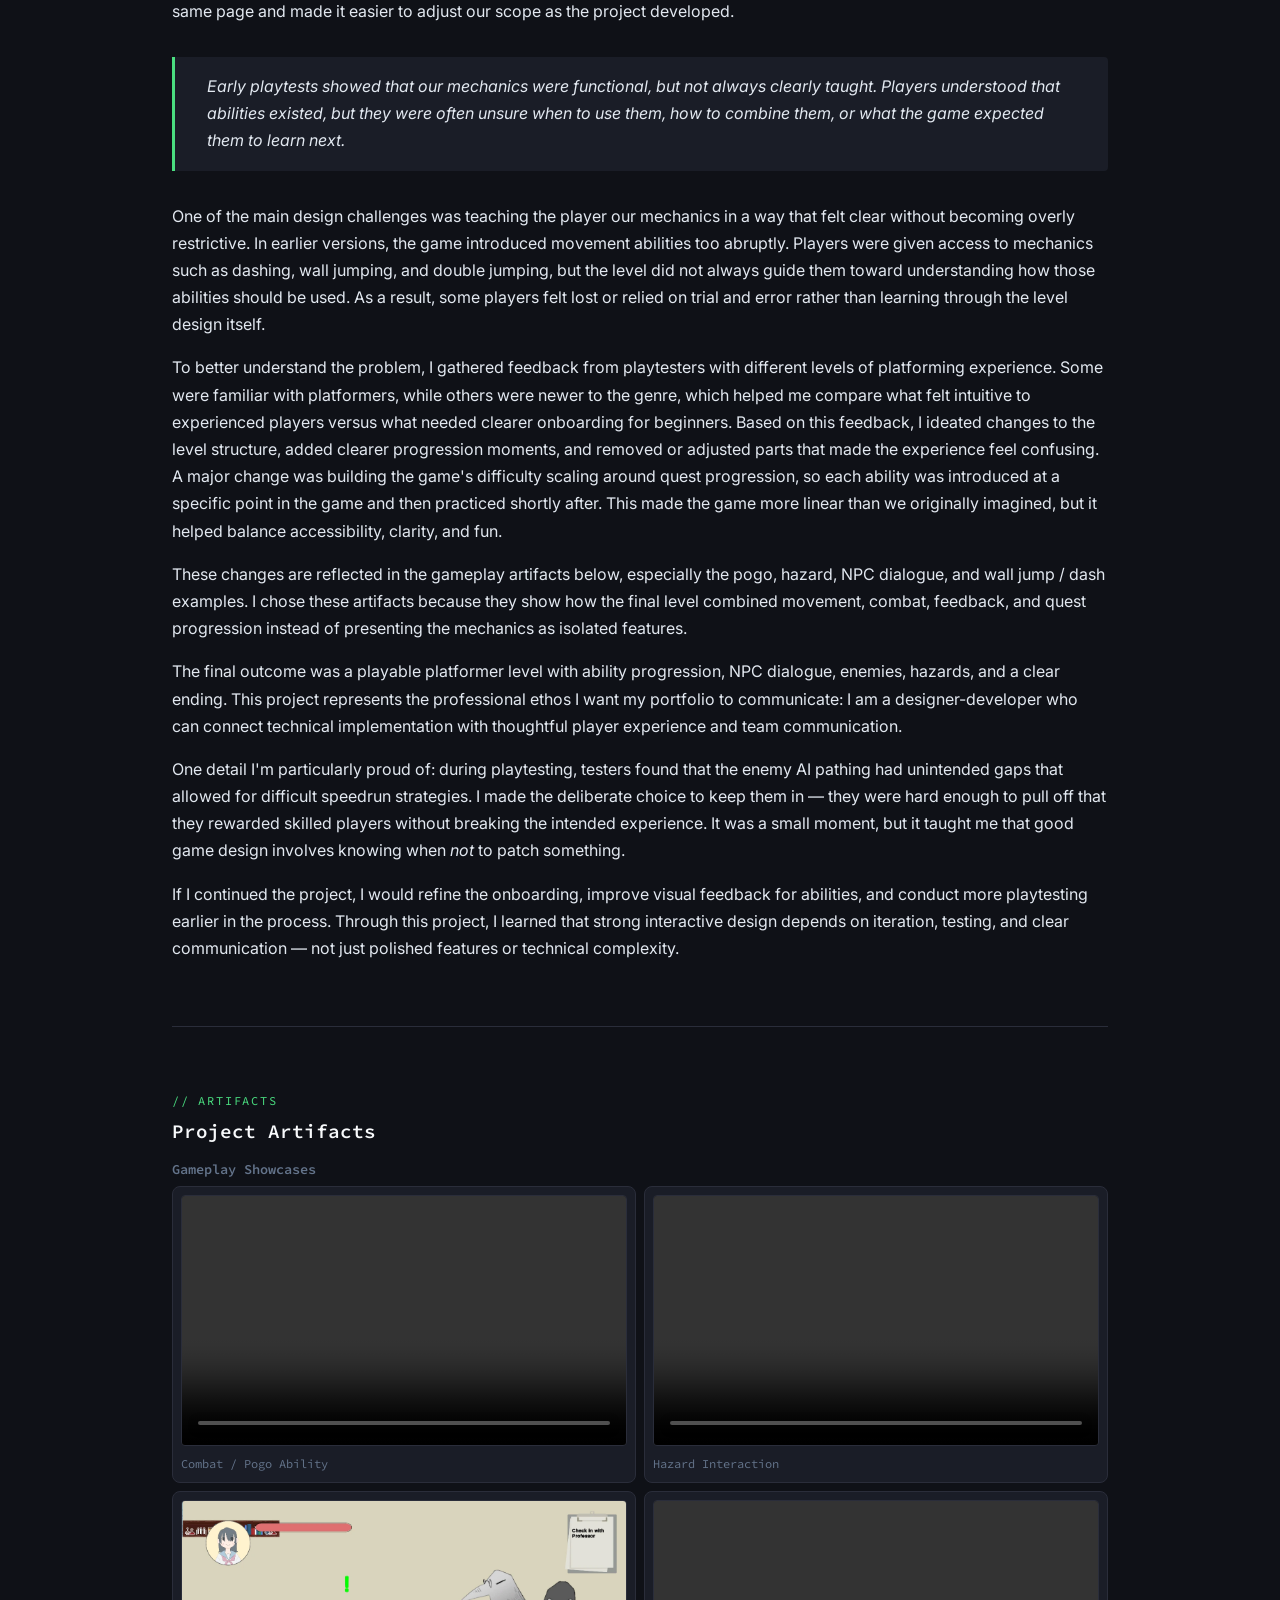
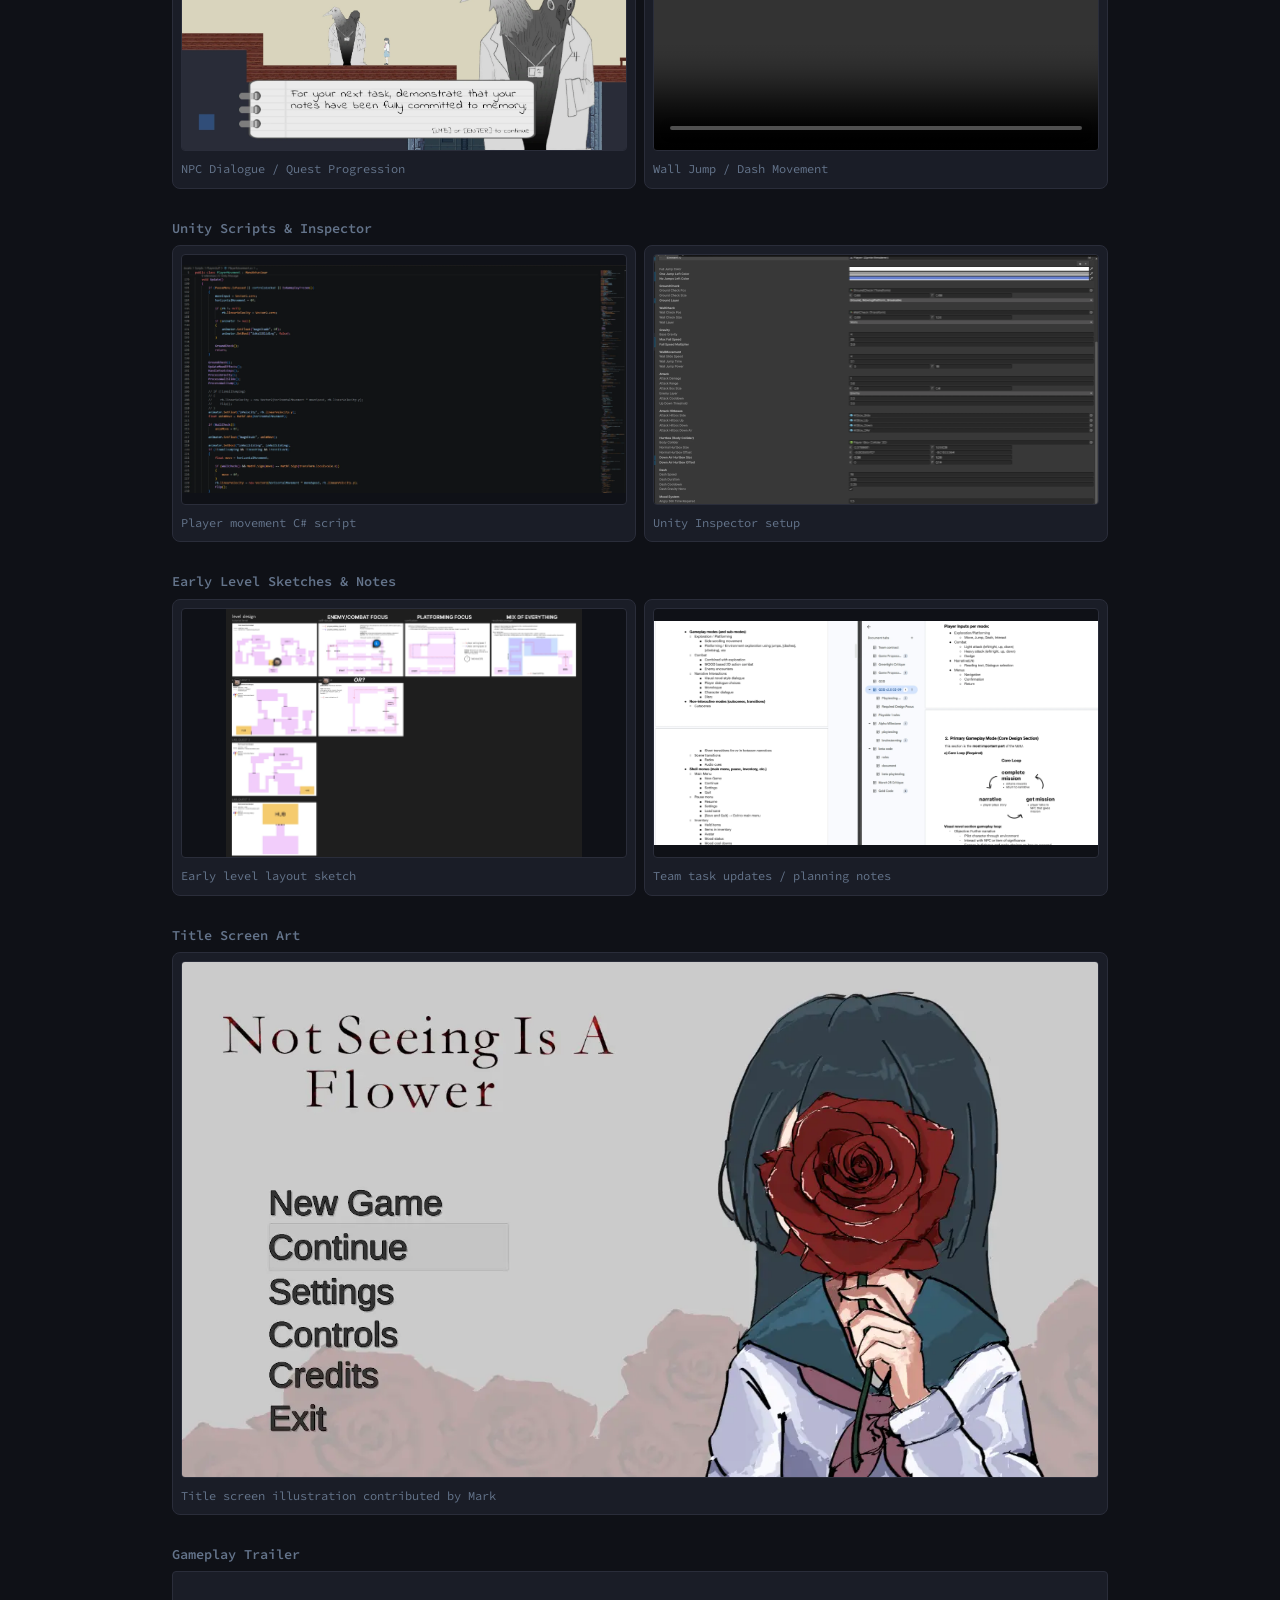
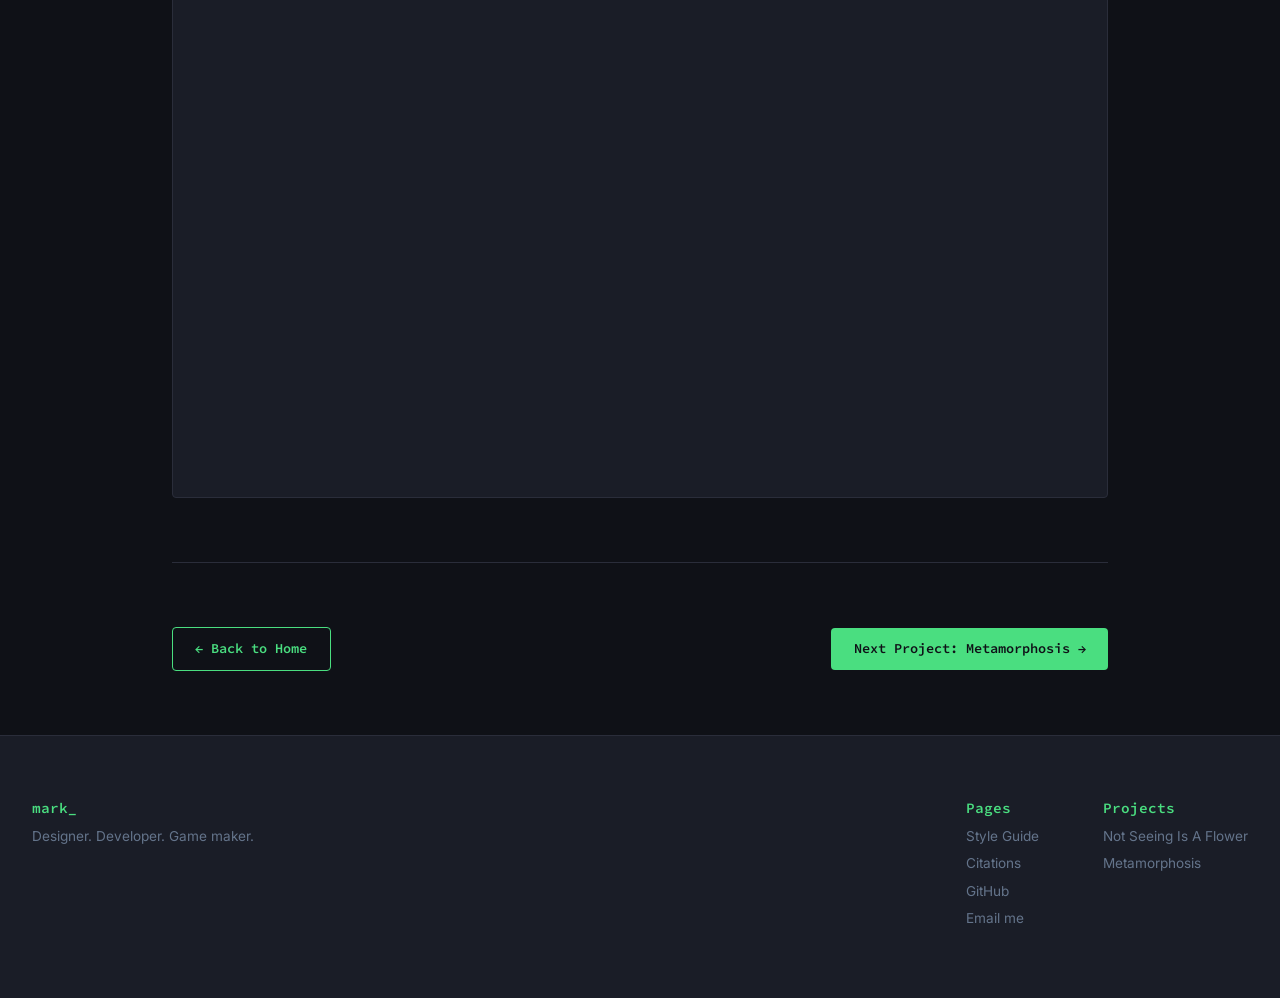
<file: project-nsiaf.html>
<!DOCTYPE html>
<html lang="en">

<head>
    <meta charset="UTF-8">
    <meta name="viewport" content="width=device-width, initial-scale=1.0">
    <title>Not Seeing Is A Flower — Mark</title>
    <link href="css/normalize.css" rel="stylesheet">
    <link href="css/main.css" rel="stylesheet">
    <link href="css/page.css" rel="stylesheet">
</head>

<body>

    <a class="skip-link" href="#main-content">Skip to main content</a>

    <header class="header-bar">
        <h1>mark</h1>
        <nav class="nav-text" aria-label="Main navigation">
            <a href="index.html" class="nav-link">home</a>
            <a href="index.html#projects" class="nav-link">projects</a>
            <a href="index.html#skills" class="nav-link">skills</a>
            <a href="styleguide.html" class="nav-link">style guide</a>
            <a href="https://github.com/notmarkyang" class="nav-link" target="_blank" rel="noopener noreferrer">github
                ↗</a>
        </nav>
    </header>

    <main id="main-content">

        <!-- PROJECT HERO -->
        <!-- description tags: https://www.w3schools.com/tags/tag_dd.asp -->
        <div class="project-hero">
            <span class="section-label">// project — platformer / unity</span>
            <h2>Not Seeing Is A Flower</h2>
            <p class="project-hero-desc">
                A 2D platformer with visual novel elements built in Unity. I served as
                programmer and project manager, designing and scripting core gameplay systems
                while keeping the team aligned through development.
            </p>
            <dl class="project-hero-meta">
                <div class="meta-item">
                    <dt class="meta-label">Role</dt>
                    <dd class="meta-value">Programmer · Project Manager · Gameplay Polish · Title Art</dd>
                </div>
                <div class="meta-item">
                    <dt class="meta-label">Tools</dt>
                    <dd class="meta-value">Unity · C# · Git</dd>
                </div>
                <div class="meta-item">
                    <dt class="meta-label">Type</dt>
                    <dd class="meta-value">IAT 410 — Group Project</dd>
                </div>
            </dl>
            <ul class="project-hero-tags" aria-label="Project tags">
                <li class="tag">Unity</li>
                <li class="tag">C#</li>
                <li class="tag">Level Design</li>
                <li class="tag">Game Mechanics</li>
                <li class="tag">Project Lead</li>
                <li class="tag">2D Platformer</li>
            </ul>
            <div class="project-actions">
                <a href="https://github.com/cirrus03/IAT445-NSIAF" class="btn-outline" target="_blank"
                    rel="noopener noreferrer">
                    View GitHub Repo ↗
                </a>
            </div>
        </div>

        <!-- PROJECT BODY -->
        <div class="project-body">

            <!-- COVER IMAGE -->
            <div class="artifact-full">
                <img src="img/nsiaf-cover.webp" alt="Not Seeing Is A Flower title screen art"
                    class="project-image project-image-tall" loading="lazy" decoding="async">
            </div>

            <!-- PROCESS ANALYSIS -->
            <section class="project-analysis" aria-labelledby="analysis-heading">
                <span class="section-label">// process analysis</span>
                <h3 id="analysis-heading">From Mechanics to a Playable Experience</h3>

                <p>
                    For my process analysis, I will be focusing on <em>Not Seeing Is A Flower</em>,
                    a 2D platformer game I co-developed in IAT 410. The project challenged our team
                    to design playable levels that taught movement, abilities, and the game's core
                    loop over time, while maintaining clear progression, challenge, and player
                    motivation. Our goal was not only to create finished levels, but to build an
                    interactive experience where mechanics, level design, and feedback all supported
                    the player's learning.
                </p>

                <p>
                    My role was both programmer and project manager. I scripted key gameplay systems
                    in Unity using C#, including player movement, double jumping, wall jumping,
                    dashing, attack hitboxes, enemy interactions, checkpoints, hazards, and quest
                    progression. I also helped improve the feel of the player experience by refining
                    parts of the movement, combat feedback, and animation timing so actions such as
                    dashing, attacking, and pogo movement felt more fluid during play. Beyond the
                    technical work, I helped organize deadlines, communicate updates, and keep the
                    team aligned with project milestones and scope.
                </p>

                <p>
                    Beyond programming, one of my biggest responsibilities was helping the team stay
                    organized. At times, our team communication became inconsistent, which made it
                    harder to track what had been completed, what still needed work, and how each
                    part of the project connected together. To address this, I took initiative by
                    asking for more frequent progress updates instead of only checking in around
                    major due dates. I communicated the steps I planned to take, shared what I was
                    working on, and encouraged the rest of the team to give updates whenever they
                    could. This helped keep everyone on the same page and made it easier to adjust
                    our scope as the project developed.
                </p>

                <blockquote class="callout">
                    Early playtests showed that our mechanics were functional, but not always
                    clearly taught. Players understood that abilities existed, but they were often
                    unsure when to use them, how to combine them, or what the game expected them
                    to learn next.
                </blockquote>

                <p>
                    One of the main design challenges was teaching the player our mechanics in a way
                    that felt clear without becoming overly restrictive. In earlier versions, the game
                    introduced movement abilities too abruptly. Players were given access to mechanics
                    such as dashing, wall jumping, and double jumping, but the level did not always
                    guide them toward understanding how those abilities should be used. As a result,
                    some players felt lost or relied on trial and error rather than learning through
                    the level design itself.
                </p>

                <p>
                    To better understand the problem, I gathered feedback from playtesters with
                    different levels of platforming experience. Some were familiar with platformers,
                    while others were newer to the genre, which helped me compare what felt intuitive
                    to experienced players versus what needed clearer onboarding for beginners. Based
                    on this feedback, I ideated changes to the level structure, added clearer
                    progression moments, and removed or adjusted parts that made the experience feel
                    confusing. A major change was building the game's difficulty scaling around quest
                    progression, so each ability was introduced at a specific point in the game and
                    then practiced shortly after. This made the game more linear than we originally
                    imagined, but it helped balance accessibility, clarity, and fun.
                </p>

                <p>
                    These changes are reflected in the gameplay artifacts below, especially the pogo,
                    hazard, NPC dialogue, and wall jump / dash examples. I chose these artifacts
                    because they show how the final level combined movement, combat, feedback, and
                    quest progression instead of presenting the mechanics as isolated features.
                </p>

                <p>
                    The final outcome was a playable platformer level with ability progression, NPC
                    dialogue, enemies, hazards, and a clear ending. This project represents the
                    professional ethos I want my portfolio to communicate: I am a designer-developer
                    who can connect technical implementation with thoughtful player experience and
                    team communication.
                </p>

                <p>
                    One detail I'm particularly proud of: during playtesting, testers found that the
                    enemy AI pathing had unintended gaps that allowed for difficult speedrun
                    strategies. I made the deliberate choice to keep them in — they were hard enough
                    to pull off that they rewarded skilled players without breaking the intended
                    experience. It was a small moment, but it taught me that good game design involves
                    knowing when <em>not</em> to patch something.
                </p>

                <p>
                    If I continued the project, I would refine the onboarding, improve visual feedback
                    for abilities, and conduct more playtesting earlier in the process. Through this
                    project, I learned that strong interactive design depends on iteration, testing,
                    and clear communication — not just polished features or technical complexity.
                </p>


            </section>

            <hr class="divider">

            <!-- ARTIFACTS -->
            <section aria-labelledby="artifacts-heading">
                <span class="section-label">// artifacts</span>
                <h3 id="artifacts-heading">Project Artifacts</h3>

                <h4 class="artifact-label">Gameplay Showcases</h4>
                <div class="artifact-grid">

                    <figure class="artifact-card">
                        <video autoplay muted loop playsinline controls preload="metadata"
                            aria-label="Gameplay clip showing the down attack pogo ability used on an enemy">
                            <source src="video/nsiaf-pogo.mp4" type="video/mp4">
                            Your browser does not support the video tag.
                        </video>
                        <figcaption>Combat / Pogo Ability</figcaption>
                    </figure>

                    <figure class="artifact-card">
                        <video autoplay muted loop playsinline controls preload="metadata"
                            aria-label="Gameplay clip showing the player interacting with a hazard">
                            <source src="video/nsiaf-hazard.mp4" type="video/mp4">
                            Your browser does not support the video tag.
                        </video>
                        <figcaption>Hazard Interaction</figcaption>
                    </figure>

                    <figure class="artifact-card">
                        <img src="img/nsiaf-dialogue.webp"
                            alt="Gameplay screenshot showing NPC dialogue and quest progression" loading="lazy"
                            decoding="async">
                        <figcaption>NPC Dialogue / Quest Progression</figcaption>
                    </figure>

                    <figure class="artifact-card">
                        <video autoplay muted loop playsinline controls preload="metadata"
                            aria-label="Gameplay clip showing wall jump and dash movement">
                            <source src="video/nsiaf-walljump-dash.mp4" type="video/mp4">
                            Your browser does not support the video tag.
                        </video>
                        <figcaption>Wall Jump / Dash Movement</figcaption>
                    </figure>

                </div>

                <h4 class="artifact-label">Unity Scripts &amp; Inspector</h4>
                <div class="artifact-grid">
                    <figure class="artifact-card artifact-script">
                        <img src="img/nsiaf-script-1.webp" alt="Screenshot of a player movement C# script"
                            loading="lazy" decoding="async">
                        <figcaption>Player movement C# script</figcaption>
                    </figure>

                    <figure class="artifact-card">
                        <img src="img/nsiaf-inspector.webp" alt="Screenshot of Unity Inspector setup" loading="lazy"
                            decoding="async">
                        <figcaption>Unity Inspector setup</figcaption>
                    </figure>
                </div>

                <h4 class="artifact-label">Early Level Sketches &amp; Notes</h4>
                <div class="artifact-grid">
                    <figure class="artifact-card artifact-script">
                        <img src="img/nsiaf-sketch-1.webp" alt="Early level layout sketch for Not Seeing Is A Flower"
                            loading="lazy" decoding="async">
                        <figcaption>Early level layout sketch</figcaption>
                    </figure>

                    <figure class="artifact-card artifact-script">
                        <img src="img/nsiaf-notes.webp" alt="Team task updates and planning notes for the project"
                            loading="lazy" decoding="async">
                        <figcaption>Team task updates / planning notes</figcaption>
                    </figure>
                </div>

                <h4 class="artifact-label">Title Screen Art</h4>
                <figure class="artifact-full artifact-card">
                    <img src="img/nsiaf-titleart.webp" alt="Title screen illustration for Not Seeing Is A Flower"
                        loading="lazy" decoding="async">
                    <figcaption>Title screen illustration contributed by Mark</figcaption>
                </figure>

                <h4 class="artifact-label">Gameplay Trailer</h4>
                <div class="artifact-full">
                    <!-- Reference: https://www.w3schools.com/html/html_youtube.asp -->
                    <!-- Reference: https://www.w3schools.com/html/html_iframe.asp -->
                    <div class="video-embed">
                        <iframe src="https://www.youtube.com/embed/1xAG0jor8sE"
                            title="Not Seeing Is A Flower gameplay trailer"
                            allow="accelerometer; autoplay; clipboard-write; encrypted-media; gyroscope; picture-in-picture; web-share"
                            allowfullscreen>
                        </iframe>
                    </div>
                </div>
            </section>

            <hr class="divider">

            <!-- PROJECT NAV -->
            <nav class="project-nav" aria-label="Project navigation">
                <a href="index.html" class="btn-outline">← Back to Home</a>
                <a href="project-metamorphosis.html" class="btn-submit">Next Project: Metamorphosis →</a>
            </nav>

        </div>

    </main>

    <footer class="footer-bar">
        <div class="footer-company">
            <h3>mark_</h3>
            <p>Designer. Developer. Game maker.</p>
        </div>
        <nav aria-label="Footer navigation — pages">
            <h4>Pages</h4>
            <ul>
                <li><a href="styleguide.html">Style Guide</a></li>
                <li><a href="citations.html">Citations</a></li>
                <li><a href="https://github.com/notmarkyang" target="_blank" rel="noopener noreferrer">GitHub</a></li>
                <li><a href="mailto:mya132@sfu.ca">Email me</a></li>
            </ul>
        </nav>
        <nav aria-label="Footer navigation — projects">
            <h4>Projects</h4>
            <ul>
                <li><a href="project-nsiaf.html">Not Seeing Is A Flower</a></li>
                <li><a href="project-metamorphosis.html">Metamorphosis</a></li>
            </ul>
        </nav>
    </footer>

</body>

</html>
</file>
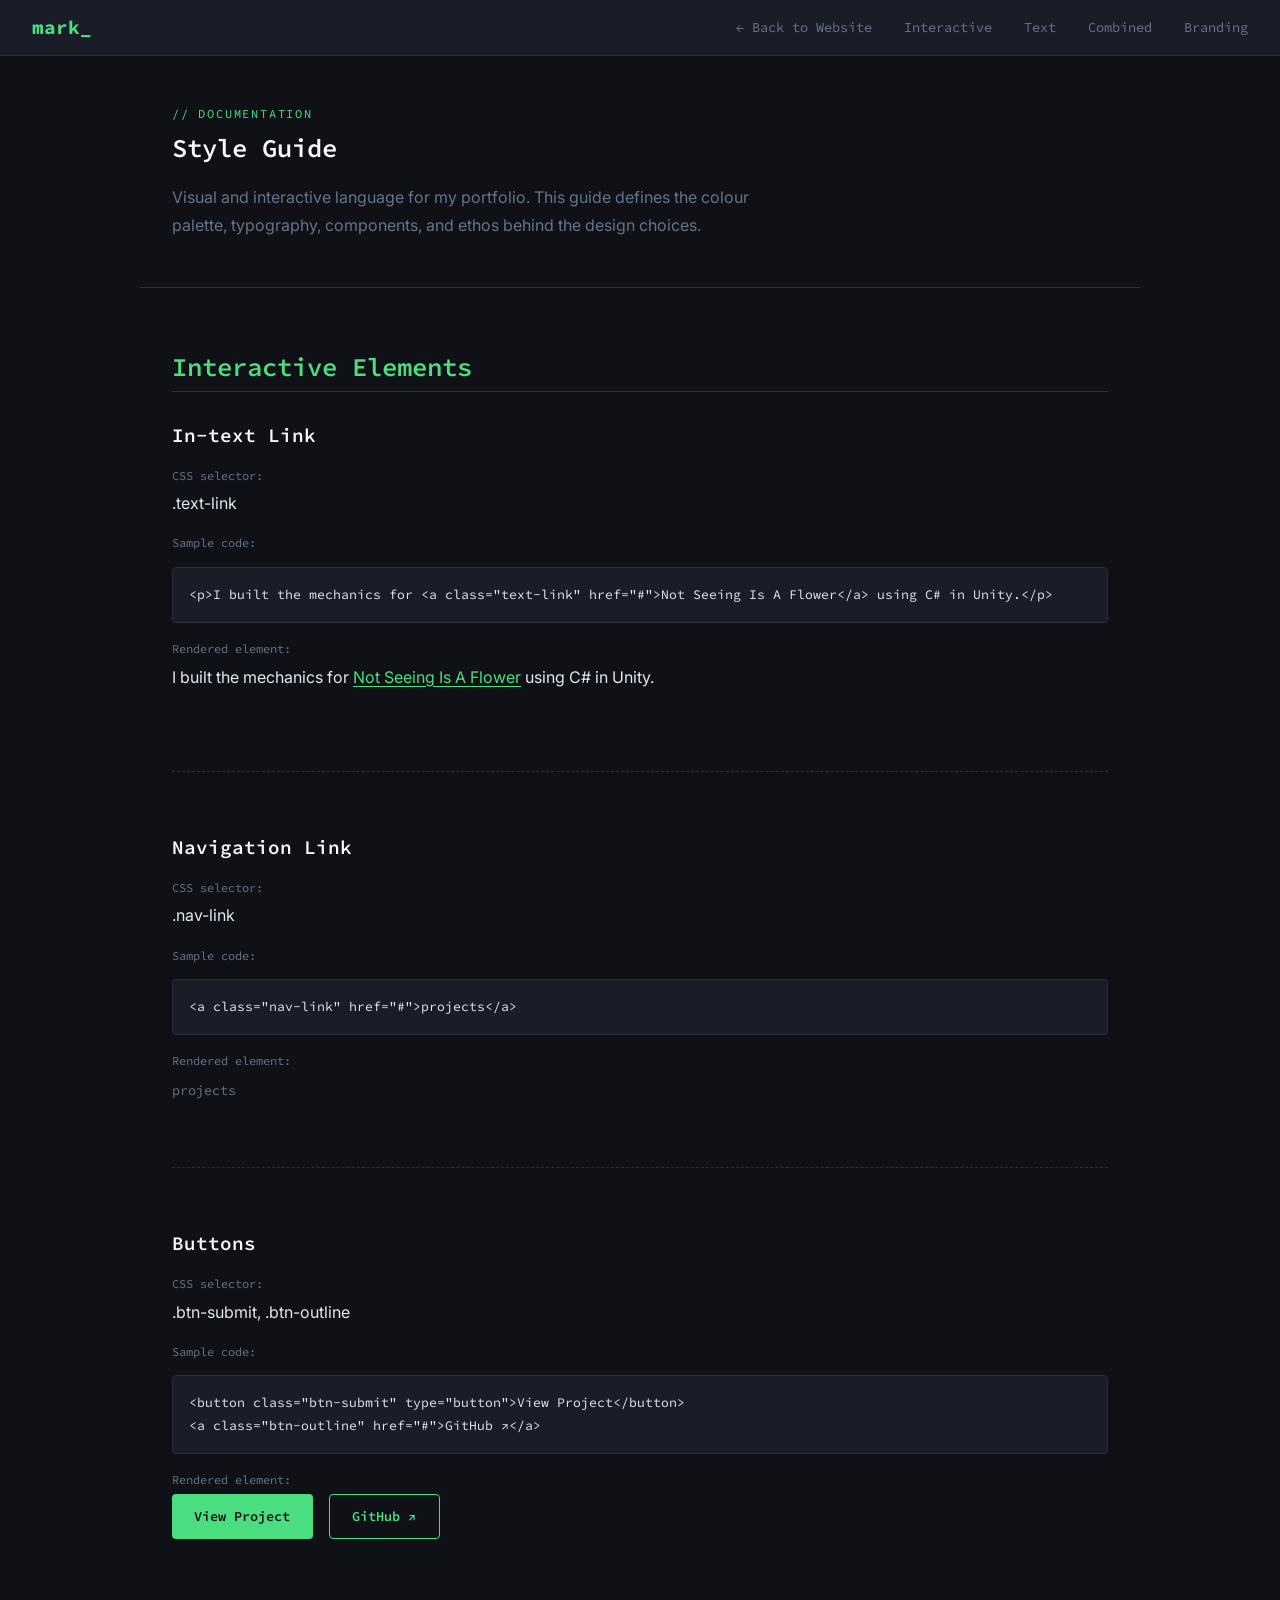
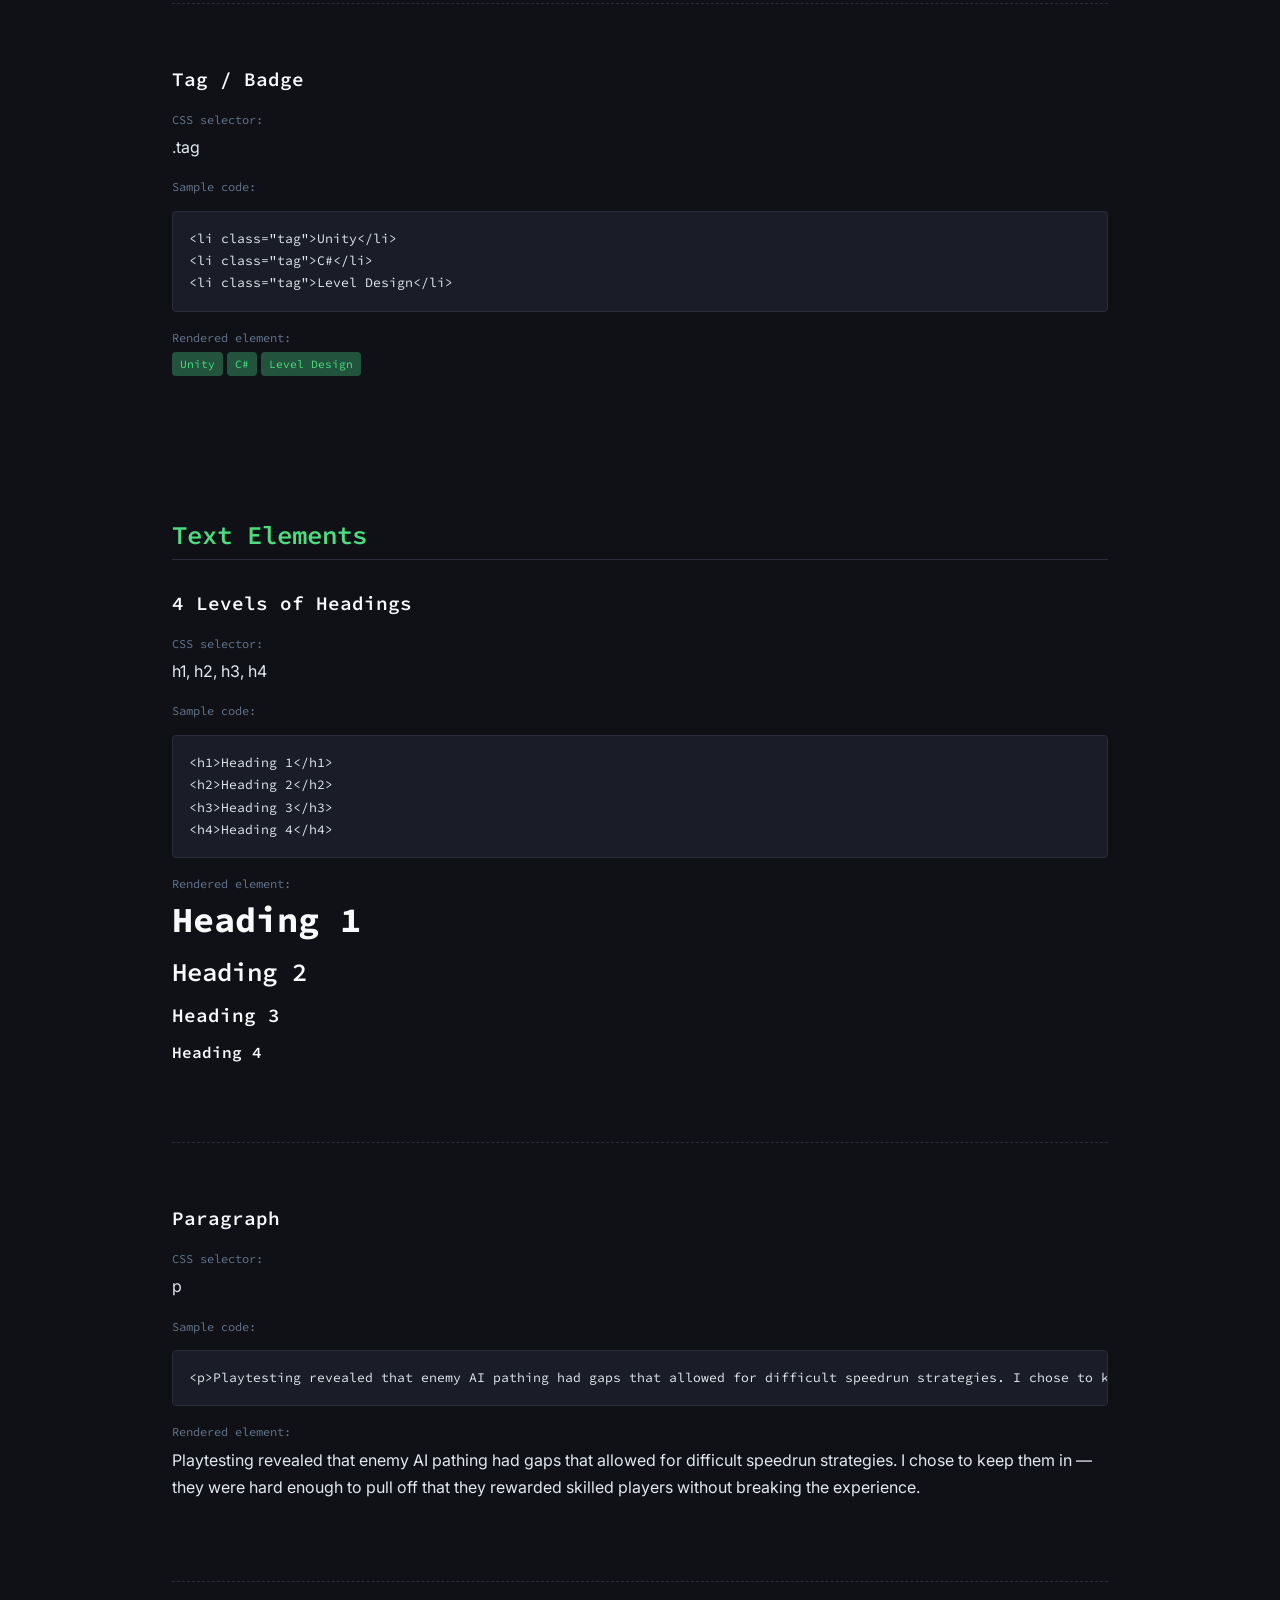
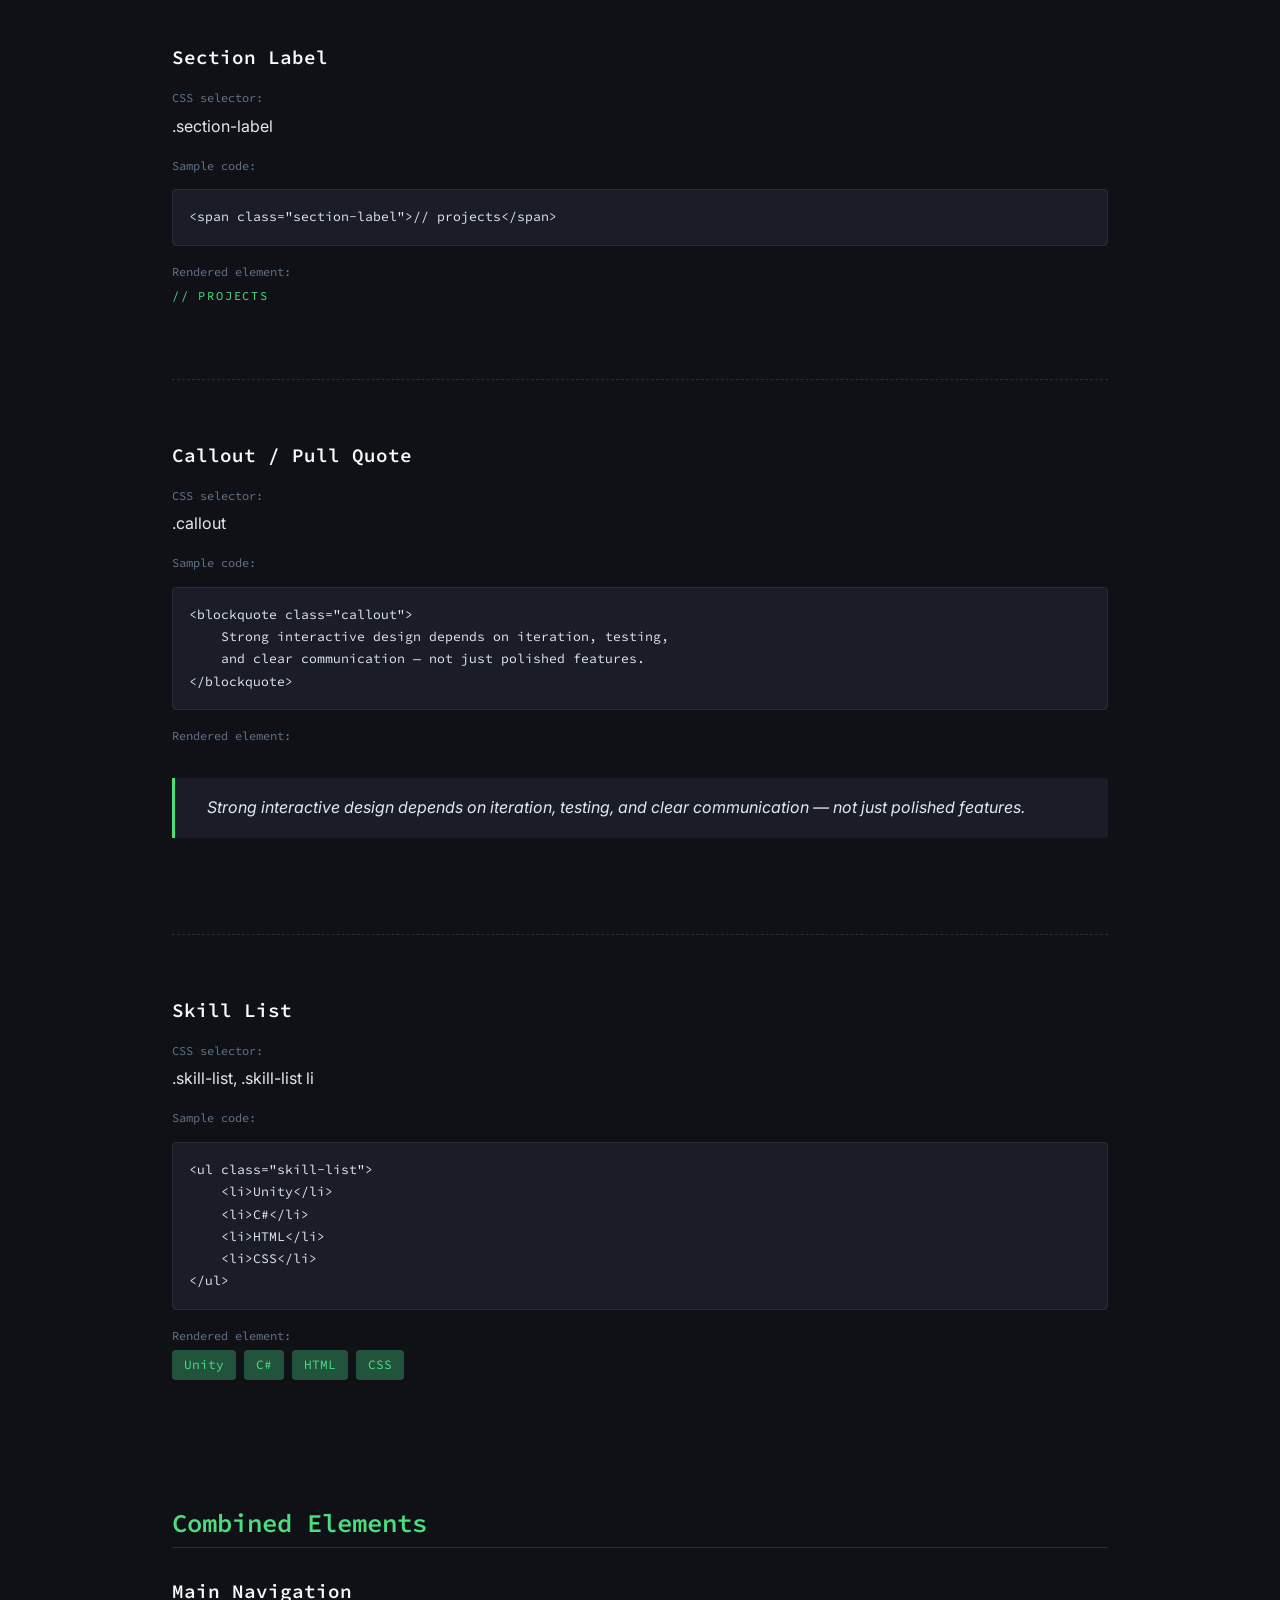
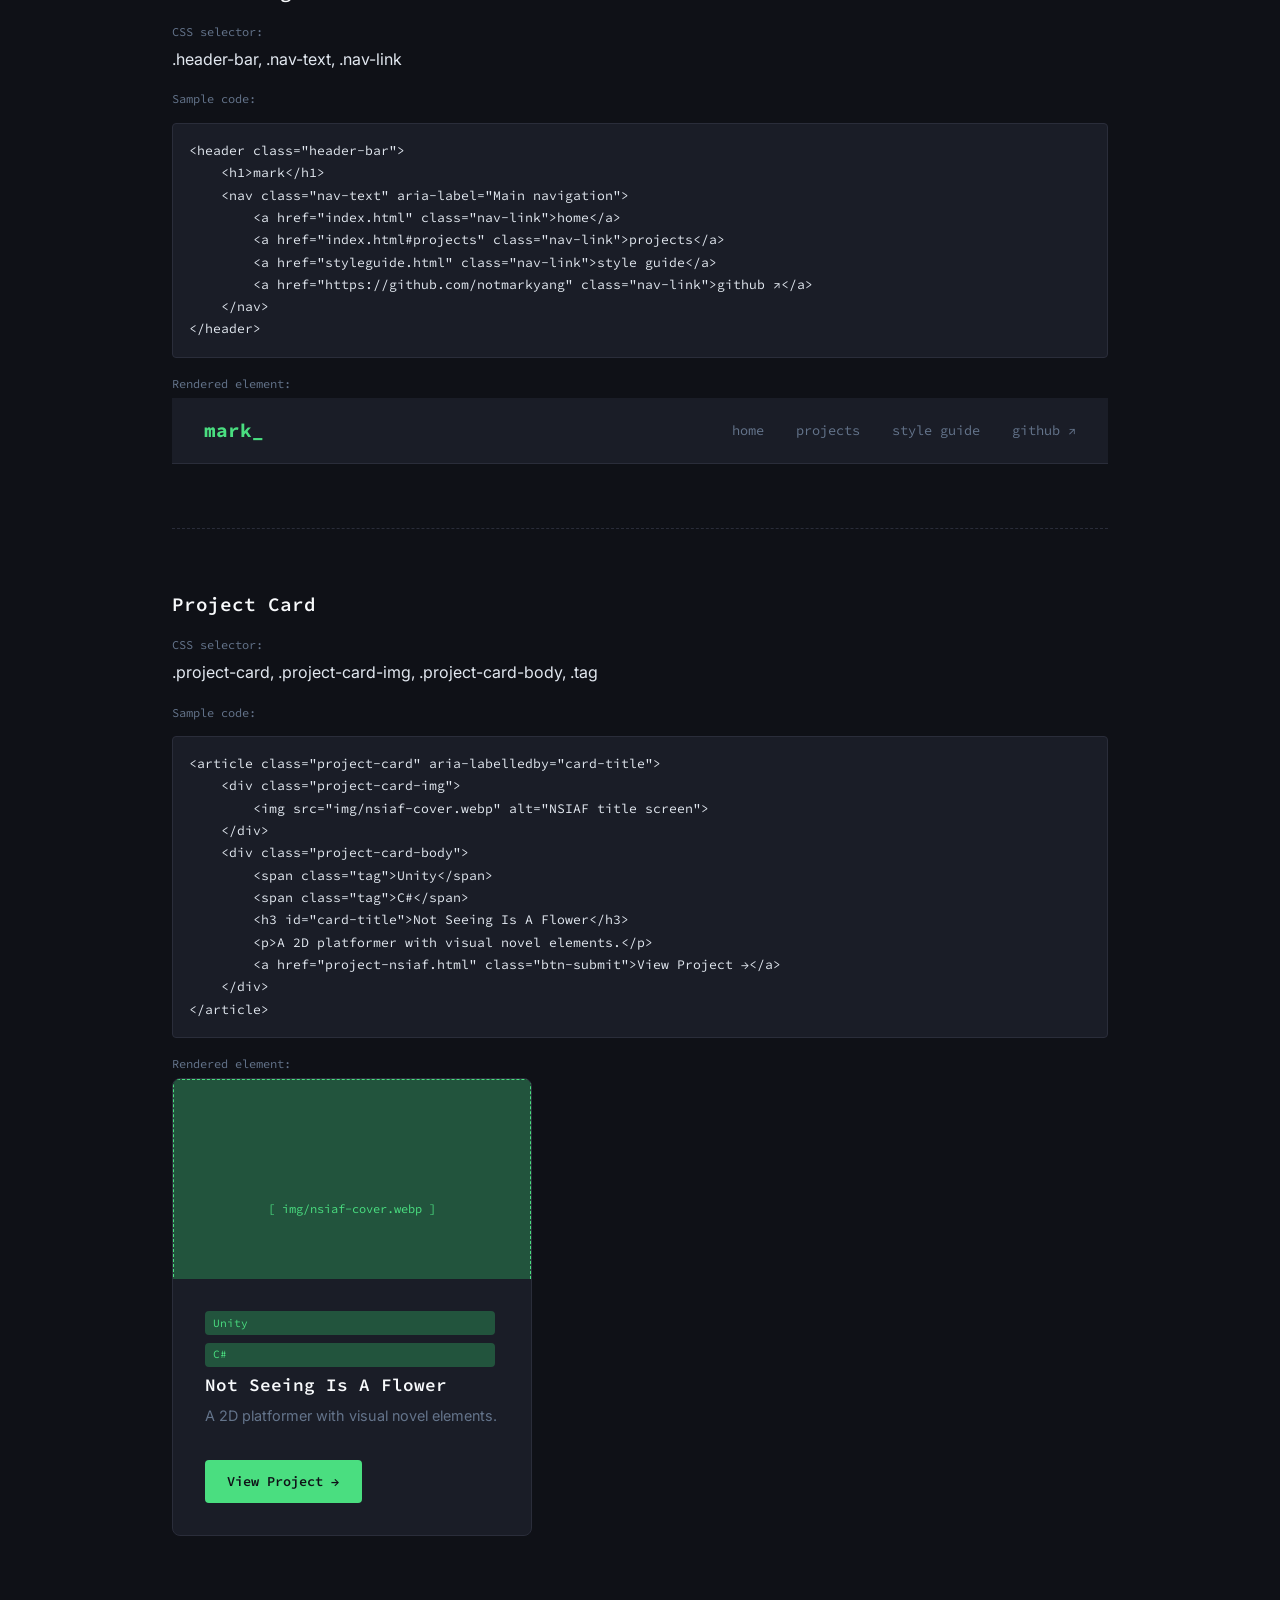
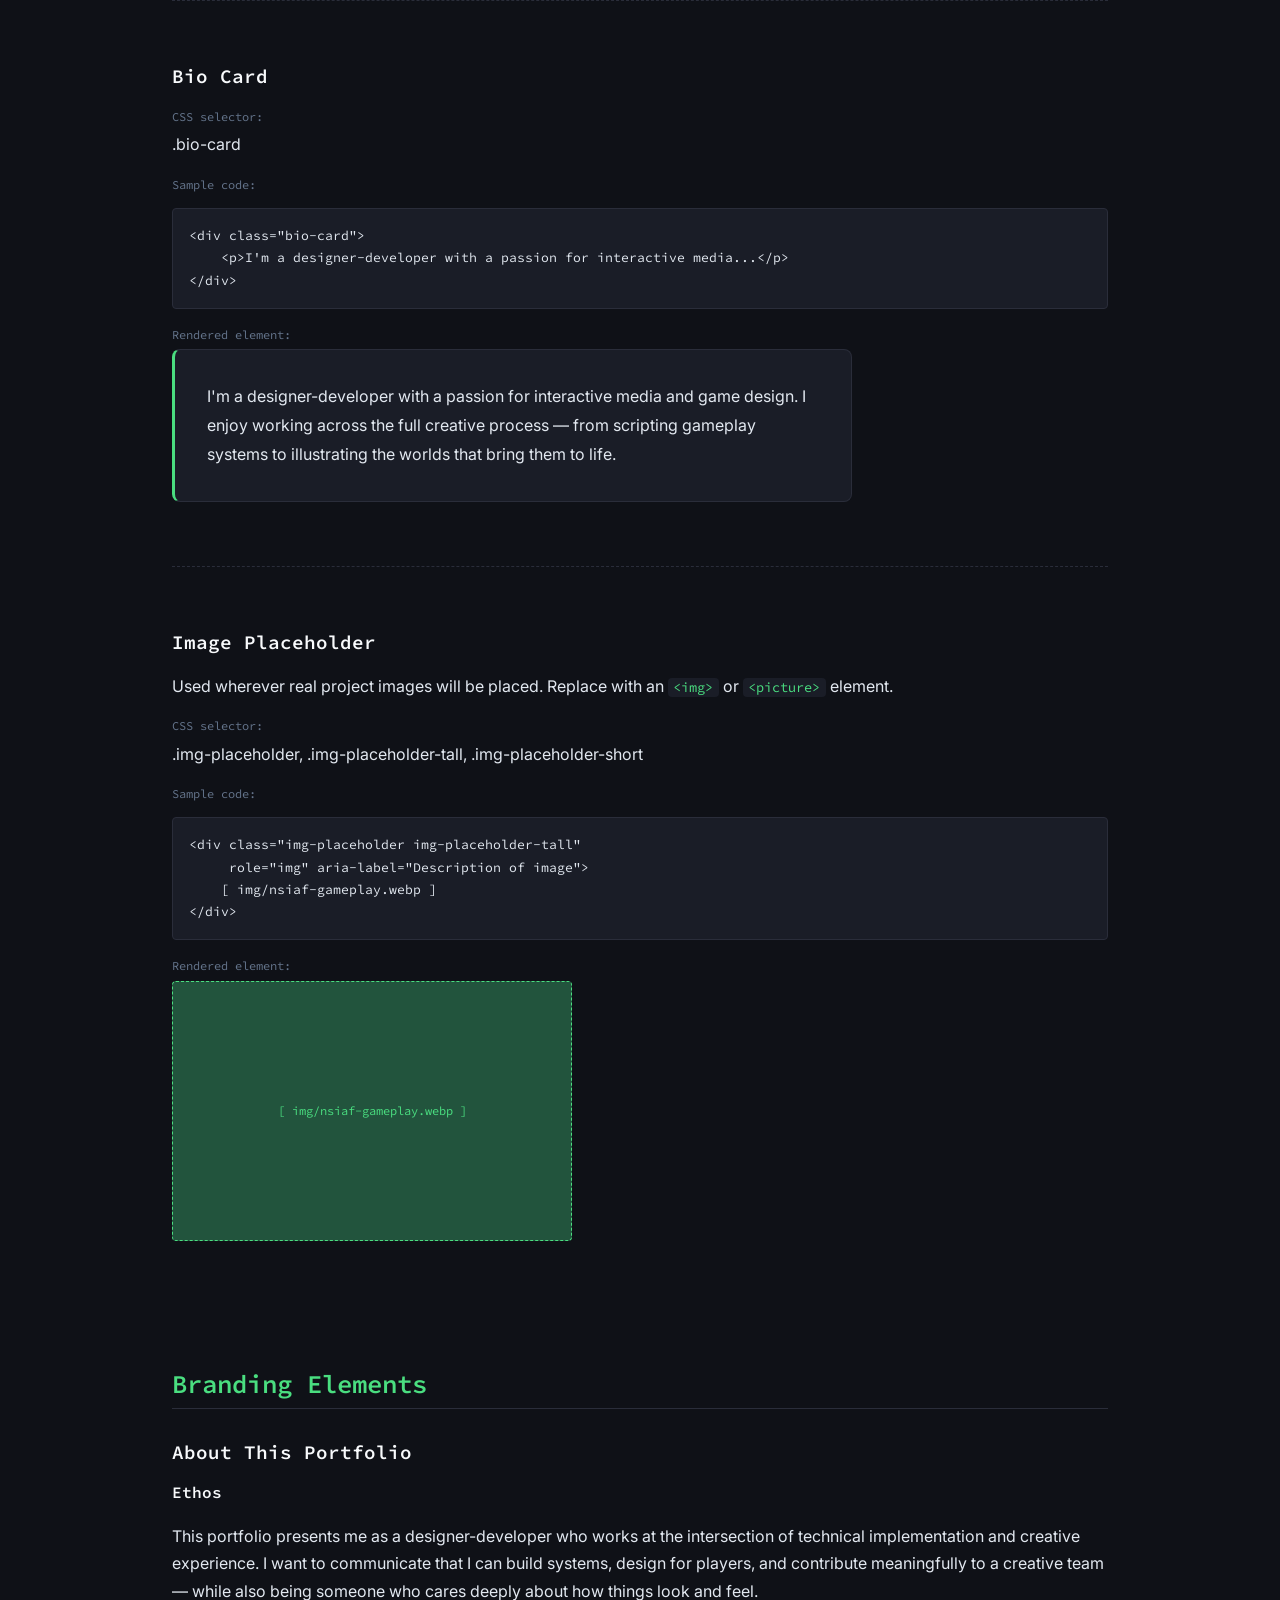
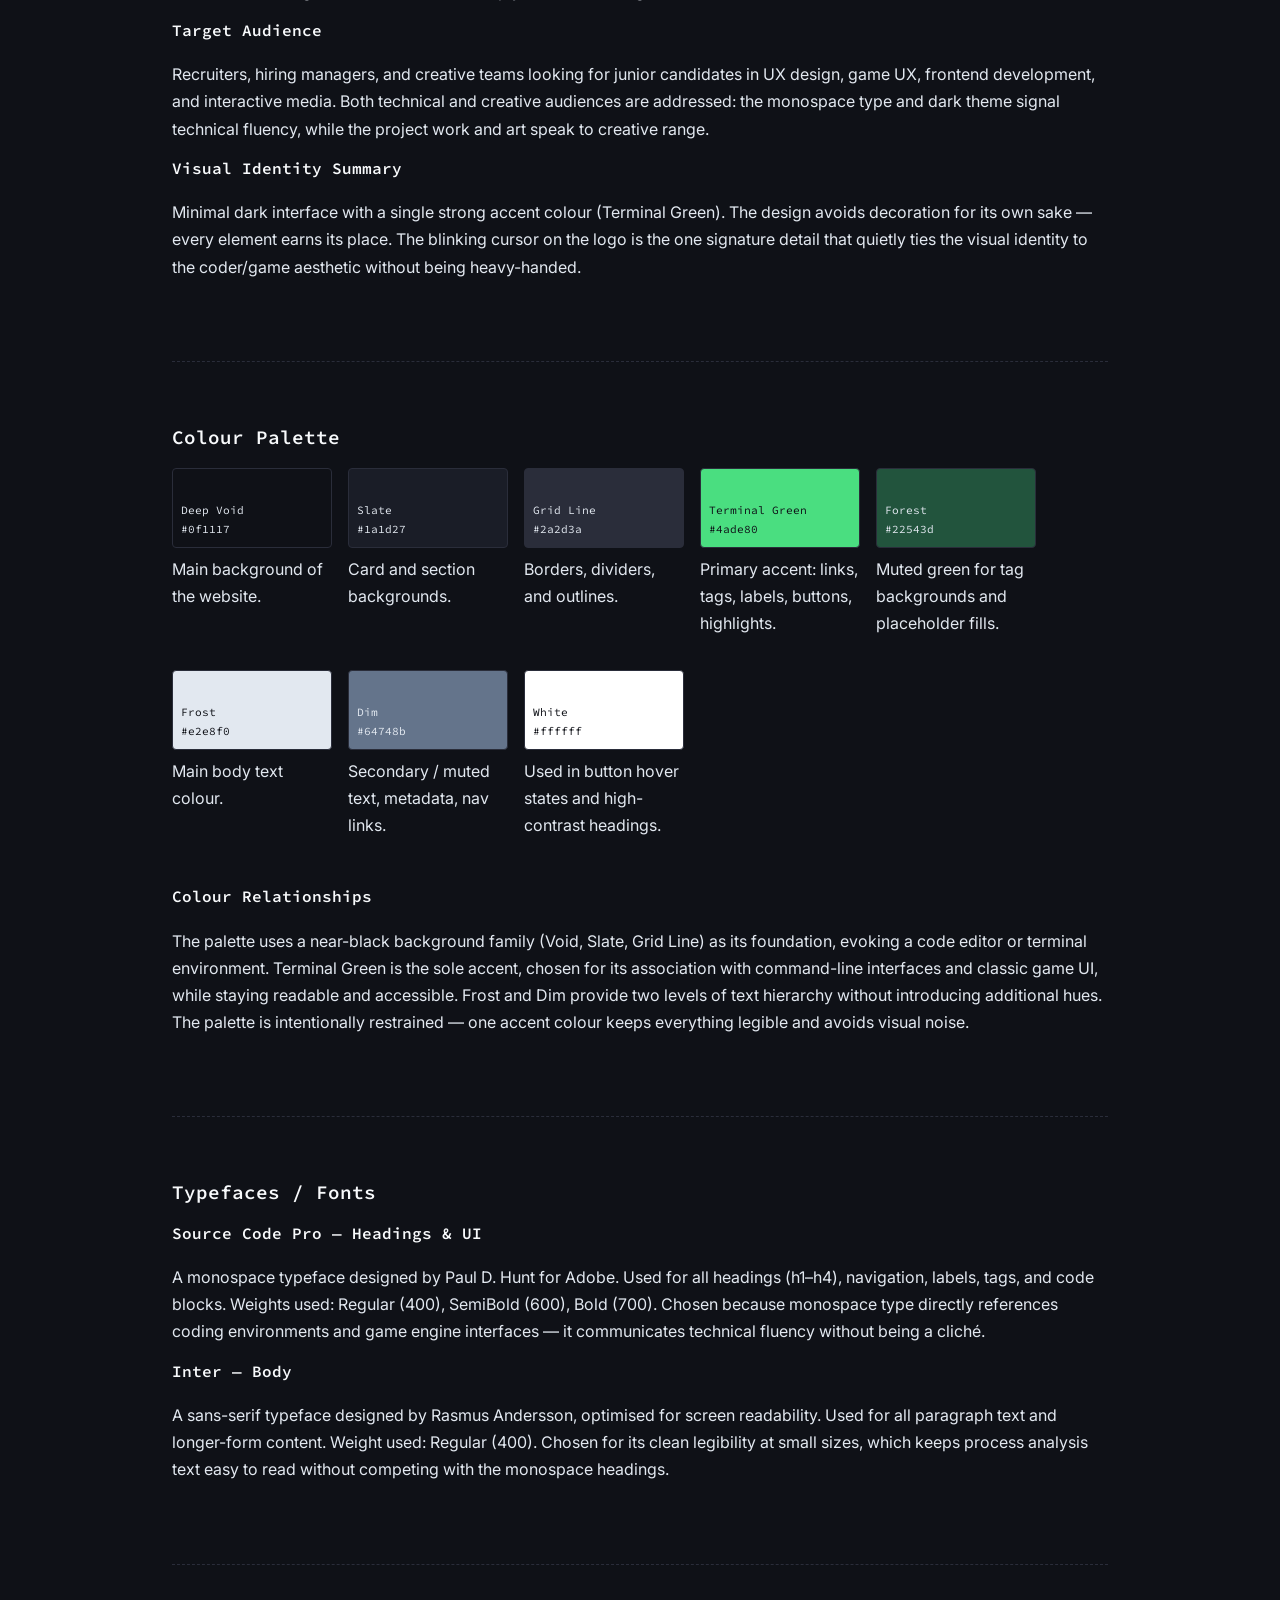
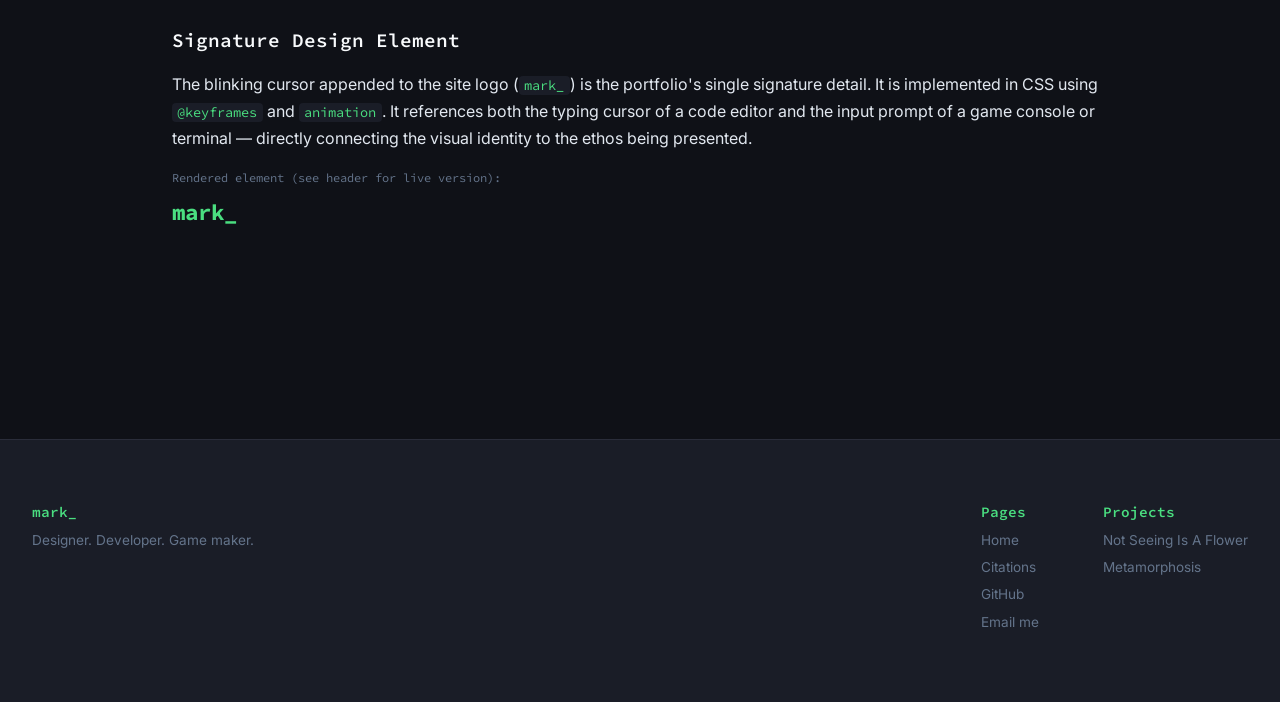
<file: styleguide.html>
<!DOCTYPE html>
<html lang="en">

<head>
    <meta charset="UTF-8">
    <meta name="viewport" content="width=device-width, initial-scale=1.0">
    <title>Style Guide — Mark</title>
    <link href="css/normalize.css" rel="stylesheet">
    <link href="css/main.css" rel="stylesheet">
    <link href="css/page.css" rel="stylesheet">
</head>

<body>

    <a class="skip-link" href="#main-content">Skip to main content</a>

    <header class="header-bar">
        <h1>mark</h1>
        <nav class="nav-text" aria-label="Main navigation">
            <a href="index.html" class="nav-link">← Back to Website</a>
            <a href="#interactive" class="nav-link">Interactive</a>
            <a href="#text" class="nav-link">Text</a>
            <a href="#combined" class="nav-link">Combined</a>
            <a href="#branding" class="nav-link">Branding</a>
        </nav>
    </header>

    <main id="main-content">

        <div class="sg-hero">
            <span class="section-label">// documentation</span>
            <h2>Style Guide</h2>
            <p class="sg-hero-desc">
                Visual and interactive language for my portfolio. This guide defines the
                colour palette, typography, components, and ethos behind the design choices.
            </p>
        </div>

        <div class="sg-body">

            <!-- ==========================================
                     INTERACTIVE ELEMENTS
                     ========================================== -->
            <section class="sg-section" id="interactive" aria-labelledby="sg-interactive-heading">
                <h2 id="sg-interactive-heading">Interactive Elements</h2>

                <section class="sg-element" aria-labelledby="sg-textlink-heading">
                    <h3 id="sg-textlink-heading">In-text Link</h3>
                    <p class="sg-label">CSS selector:</p>
                    <p>.text-link</p>
                    <p class="sg-label">Sample code:</p>
                    <pre
                        class="code-block">&lt;p&gt;I built the mechanics for &lt;a class="text-link" href="#"&gt;Not Seeing Is A Flower&lt;/a&gt; using C# in Unity.&lt;/p&gt;</pre>
                    <p class="sg-label">Rendered element:</p>
                    <p>I built the mechanics for <a class="text-link" href="#">Not Seeing Is A Flower</a> using C# in
                        Unity.</p>
                </section>

                <section class="sg-element" aria-labelledby="sg-navlink-heading">
                    <h3 id="sg-navlink-heading">Navigation Link</h3>
                    <p class="sg-label">CSS selector:</p>
                    <p>.nav-link</p>
                    <p class="sg-label">Sample code:</p>
                    <pre class="code-block">&lt;a class="nav-link" href="#"&gt;projects&lt;/a&gt;</pre>
                    <p class="sg-label">Rendered element:</p>
                    <a class="nav-link" href="#">projects</a>
                </section>

                <section class="sg-element" aria-labelledby="sg-buttons-heading">
                    <h3 id="sg-buttons-heading">Buttons</h3>
                    <p class="sg-label">CSS selector:</p>
                    <p>.btn-submit, .btn-outline</p>
                    <p class="sg-label">Sample code:</p>
                    <pre class="code-block">&lt;button class="btn-submit" type="button"&gt;View Project&lt;/button&gt;
&lt;a class="btn-outline" href="#"&gt;GitHub ↗&lt;/a&gt;</pre>
                    <p class="sg-label">Rendered element:</p>
                    <div class="sg-btn-demo">
                        <button class="btn-submit" type="button">View Project</button>
                        <a class="btn-outline" href="#">GitHub ↗</a>
                    </div>
                </section>

                <section class="sg-element" aria-labelledby="sg-tag-heading">
                    <h3 id="sg-tag-heading">Tag / Badge</h3>
                    <p class="sg-label">CSS selector:</p>
                    <p>.tag</p>
                    <p class="sg-label">Sample code:</p>
                    <pre class="code-block">&lt;li class="tag"&gt;Unity&lt;/li&gt;
&lt;li class="tag"&gt;C#&lt;/li&gt;
&lt;li class="tag"&gt;Level Design&lt;/li&gt;</pre>
                    <p class="sg-label">Rendered element:</p>
                    <ul class="project-card-tags" aria-label="Example tags">
                        <li class="tag">Unity</li>
                        <li class="tag">C#</li>
                        <li class="tag">Level Design</li>
                    </ul>
                </section>

            </section>


            <!-- ==========================================
                     TEXT ELEMENTS
                     ========================================== -->
            <section class="sg-section" id="text" aria-labelledby="sg-text-heading">
                <h2 id="sg-text-heading">Text Elements</h2>

                <section class="sg-element" aria-labelledby="sg-headings-heading">
                    <h3 id="sg-headings-heading">4 Levels of Headings</h3>
                    <p class="sg-label">CSS selector:</p>
                    <p>h1, h2, h3, h4</p>
                    <p class="sg-label">Sample code:</p>
                    <pre class="code-block">&lt;h1&gt;Heading 1&lt;/h1&gt;
&lt;h2&gt;Heading 2&lt;/h2&gt;
&lt;h3&gt;Heading 3&lt;/h3&gt;
&lt;h4&gt;Heading 4&lt;/h4&gt;</pre>
                    <p class="sg-label">Rendered element:</p>
                    <p class="sg-demo-h1">Heading 1</p>
                    <p class="sg-demo-h2">Heading 2</p>
                    <p class="sg-demo-h3">Heading 3</p>
                    <p class="sg-demo-h4">Heading 4</p>
                </section>

                <section class="sg-element" aria-labelledby="sg-paragraph-heading">
                    <h3 id="sg-paragraph-heading">Paragraph</h3>
                    <p class="sg-label">CSS selector:</p>
                    <p>p</p>
                    <p class="sg-label">Sample code:</p>
                    <pre
                        class="code-block">&lt;p&gt;Playtesting revealed that enemy AI pathing had gaps that allowed for difficult speedrun strategies. I chose to keep them in — they were hard enough to pull off that they rewarded skilled players without breaking the experience.&lt;/p&gt;</pre>
                    <p class="sg-label">Rendered element:</p>
                    <p>Playtesting revealed that enemy AI pathing had gaps that allowed for difficult speedrun
                        strategies. I chose to keep them in — they were hard enough to pull off that they rewarded
                        skilled players without breaking the experience.</p>
                </section>

                <section class="sg-element" aria-labelledby="sg-sectionlabel-heading">
                    <h3 id="sg-sectionlabel-heading">Section Label</h3>
                    <p class="sg-label">CSS selector:</p>
                    <p>.section-label</p>
                    <p class="sg-label">Sample code:</p>
                    <pre class="code-block">&lt;span class="section-label"&gt;// projects&lt;/span&gt;</pre>
                    <p class="sg-label">Rendered element:</p>
                    <span class="section-label">// projects</span>
                </section>

                <section class="sg-element" aria-labelledby="sg-callout-heading">
                    <h3 id="sg-callout-heading">Callout / Pull Quote</h3>
                    <p class="sg-label">CSS selector:</p>
                    <p>.callout</p>
                    <p class="sg-label">Sample code:</p>
                    <pre class="code-block">&lt;blockquote class="callout"&gt;
    Strong interactive design depends on iteration, testing,
    and clear communication — not just polished features.
&lt;/blockquote&gt;</pre>
                    <p class="sg-label">Rendered element:</p>
                    <blockquote class="callout">
                        Strong interactive design depends on iteration, testing, and clear communication — not just
                        polished features.
                    </blockquote>
                </section>

                <section class="sg-element" aria-labelledby="sg-skillist-heading">
                    <h3 id="sg-skillist-heading">Skill List</h3>
                    <p class="sg-label">CSS selector:</p>
                    <p>.skill-list, .skill-list li</p>
                    <p class="sg-label">Sample code:</p>
                    <pre class="code-block">&lt;ul class="skill-list"&gt;
    &lt;li&gt;Unity&lt;/li&gt;
    &lt;li&gt;C#&lt;/li&gt;
    &lt;li&gt;HTML&lt;/li&gt;
    &lt;li&gt;CSS&lt;/li&gt;
&lt;/ul&gt;</pre>
                    <p class="sg-label">Rendered element:</p>
                    <ul class="skill-list">
                        <li>Unity</li>
                        <li>C#</li>
                        <li>HTML</li>
                        <li>CSS</li>
                    </ul>
                </section>

            </section>


            <!-- ==========================================
                     COMBINED ELEMENTS
                     ========================================== -->
            <section class="sg-section" id="combined" aria-labelledby="sg-combined-heading">
                <h2 id="sg-combined-heading">Combined Elements</h2>

                <section class="sg-element" aria-labelledby="sg-mainnav-heading">
                    <h3 id="sg-mainnav-heading">Main Navigation</h3>
                    <p class="sg-label">CSS selector:</p>
                    <p>.header-bar, .nav-text, .nav-link</p>
                    <p class="sg-label">Sample code:</p>
                    <pre class="code-block">&lt;header class="header-bar"&gt;
    &lt;h1&gt;mark&lt;/h1&gt;
    &lt;nav class="nav-text" aria-label="Main navigation"&gt;
        &lt;a href="index.html" class="nav-link"&gt;home&lt;/a&gt;
        &lt;a href="index.html#projects" class="nav-link"&gt;projects&lt;/a&gt;
        &lt;a href="styleguide.html" class="nav-link"&gt;style guide&lt;/a&gt;
        &lt;a href="https://github.com/notmarkyang" class="nav-link"&gt;github ↗&lt;/a&gt;
    &lt;/nav&gt;
&lt;/header&gt;</pre>
                    <p class="sg-label">Rendered element:</p>

                    <header class="header-bar sg-nav-demo">
                        <p class="sg-logo-demo">mark</p>
                        <nav class="nav-text" aria-label="Style guide nav demo">
                            <a href="#" class="nav-link">home</a>
                            <a href="#" class="nav-link">projects</a>
                            <a href="#" class="nav-link">style guide</a>
                            <a href="#" class="nav-link">github ↗</a>
                        </nav>
                    </header>

                </section>

                <section class="sg-element" aria-labelledby="sg-projectcard-heading">
                    <h3 id="sg-projectcard-heading">Project Card</h3>
                    <p class="sg-label">CSS selector:</p>
                    <p>.project-card, .project-card-img, .project-card-body, .tag</p>
                    <p class="sg-label">Sample code:</p>
                    <pre class="code-block">&lt;article class="project-card" aria-labelledby="card-title"&gt;
    &lt;div class="project-card-img"&gt;
        &lt;img src="img/nsiaf-cover.webp" alt="NSIAF title screen"&gt;
    &lt;/div&gt;
    &lt;div class="project-card-body"&gt;
        &lt;span class="tag"&gt;Unity&lt;/span&gt;
        &lt;span class="tag"&gt;C#&lt;/span&gt;
        &lt;h3 id="card-title"&gt;Not Seeing Is A Flower&lt;/h3&gt;
        &lt;p&gt;A 2D platformer with visual novel elements.&lt;/p&gt;
        &lt;a href="project-nsiaf.html" class="btn-submit"&gt;View Project →&lt;/a&gt;
    &lt;/div&gt;
&lt;/article&gt;</pre>
                    <p class="sg-label">Rendered element:</p>
                    <article class="project-card sg-card-demo" aria-labelledby="sg-demo-card-title">
                        <div class="project-card-img">
                            <div class="img-placeholder img-placeholder-tall" role="img"
                                aria-label="Placeholder for project cover image">
                                [ img/nsiaf-cover.webp ]
                            </div>
                        </div>
                        <div class="project-card-body">
                            <span class="tag">Unity</span>
                            <span class="tag">C#</span>
                            <h3 id="sg-demo-card-title">Not Seeing Is A Flower</h3>
                            <p>A 2D platformer with visual novel elements.</p>
                            <a href="project-nsiaf.html" class="btn-submit">View Project →</a>
                        </div>
                    </article>
                </section>

                <section class="sg-element" aria-labelledby="sg-biocard-heading">
                    <h3 id="sg-biocard-heading">Bio Card</h3>
                    <p class="sg-label">CSS selector:</p>
                    <p>.bio-card</p>
                    <p class="sg-label">Sample code:</p>
                    <pre class="code-block">&lt;div class="bio-card"&gt;
    &lt;p&gt;I'm a designer-developer with a passion for interactive media...&lt;/p&gt;
&lt;/div&gt;</pre>
                    <p class="sg-label">Rendered element:</p>
                    <div class="bio-card">
                        <p>I'm a designer-developer with a passion for interactive media and game design. I enjoy
                            working across the full creative process — from scripting gameplay systems to illustrating
                            the worlds that bring them to life.</p>
                    </div>
                </section>

                <section class="sg-element" aria-labelledby="sg-imgplaceholder-heading">
                    <h3 id="sg-imgplaceholder-heading">Image Placeholder</h3>
                    <p>Used wherever real project images will be placed. Replace with an
                        <code class="inline-code">&lt;img&gt;</code> or
                        <code class="inline-code">&lt;picture&gt;</code> element.
                    </p>
                    <p class="sg-label">CSS selector:</p>
                    <p>.img-placeholder, .img-placeholder-tall, .img-placeholder-short</p>
                    <p class="sg-label">Sample code:</p>
                    <pre class="code-block">&lt;div class="img-placeholder img-placeholder-tall"
     role="img" aria-label="Description of image"&gt;
    [ img/nsiaf-gameplay.webp ]
&lt;/div&gt;</pre>
                    <p class="sg-label">Rendered element:</p>
                    <div class="sg-placeholder-demo">
                        <div class="img-placeholder img-placeholder-tall" role="img"
                            aria-label="Placeholder for a project gameplay screenshot">
                            [ img/nsiaf-gameplay.webp ]
                        </div>
                    </div>
                </section>

            </section>


            <!-- ==========================================
                     BRANDING
                     ========================================== -->
            <section class="sg-section" id="branding" aria-labelledby="sg-branding-heading">
                <h2 id="sg-branding-heading">Branding Elements</h2>

                <section class="sg-element" aria-labelledby="sg-about-heading">
                    <h3 id="sg-about-heading">About This Portfolio</h3>
                    <h4>Ethos</h4>
                    <p>
                        This portfolio presents me as a designer-developer who works at the
                        intersection of technical implementation and creative experience. I want
                        to communicate that I can build systems, design for players, and contribute
                        meaningfully to a creative team — while also being someone who cares deeply
                        about how things look and feel.
                    </p>
                    <h4>Target Audience</h4>
                    <p>
                        Recruiters, hiring managers, and creative teams looking for junior candidates
                        in UX design, game UX, frontend development, and interactive media. Both
                        technical and creative audiences are addressed: the monospace type and dark
                        theme signal technical fluency, while the project work and art speak to
                        creative range.
                    </p>
                    <h4>Visual Identity Summary</h4>
                    <p>
                        Minimal dark interface with a single strong accent colour (Terminal Green).
                        The design avoids decoration for its own sake — every element earns its place.
                        The blinking cursor on the logo is the one signature detail that quietly ties
                        the visual identity to the coder/game aesthetic without being heavy-handed.
                    </p>
                </section>

                <section class="sg-element" aria-labelledby="sg-palette-heading">
                    <h3 id="sg-palette-heading">Colour Palette</h3>
                    <div class="palette-container">
                        <div class="palette-box">
                            <div class="swatch col-bg">
                                <ul>
                                    <li>Deep Void</li>
                                    <li>#0f1117</li>
                                </ul>
                            </div>
                            <p>Main background of the website.</p>
                        </div>
                        <div class="palette-box">
                            <div class="swatch col-surface">
                                <ul>
                                    <li>Slate</li>
                                    <li>#1a1d27</li>
                                </ul>
                            </div>
                            <p>Card and section backgrounds.</p>
                        </div>
                        <div class="palette-box">
                            <div class="swatch col-border-sw">
                                <ul>
                                    <li>Grid Line</li>
                                    <li>#2a2d3a</li>
                                </ul>
                            </div>
                            <p>Borders, dividers, and outlines.</p>
                        </div>
                        <div class="palette-box">
                            <div class="swatch col-green-sw">
                                <ul>
                                    <li>Terminal Green</li>
                                    <li>#4ade80</li>
                                </ul>
                            </div>
                            <p>Primary accent: links, tags, labels, buttons, highlights.</p>
                        </div>
                        <div class="palette-box">
                            <div class="swatch col-green-dim">
                                <ul>
                                    <li>Forest</li>
                                    <li>#22543d</li>
                                </ul>
                            </div>
                            <p>Muted green for tag backgrounds and placeholder fills.</p>
                        </div>
                        <div class="palette-box">
                            <div class="swatch col-text-sw">
                                <ul>
                                    <li>Frost</li>
                                    <li>#e2e8f0</li>
                                </ul>
                            </div>
                            <p>Main body text colour.</p>
                        </div>
                        <div class="palette-box">
                            <div class="swatch col-muted-sw">
                                <ul>
                                    <li>Dim</li>
                                    <li>#64748b</li>
                                </ul>
                            </div>
                            <p>Secondary / muted text, metadata, nav links.</p>
                        </div>
                        <div class="palette-box">
                            <div class="swatch col-white-sw">
                                <ul>
                                    <li>White</li>
                                    <li>#ffffff</li>
                                </ul>
                            </div>
                            <p>Used in button hover states and high-contrast headings.</p>
                        </div>
                    </div>
                    <h4>Colour Relationships</h4>
                    <p>
                        The palette uses a near-black background family (Void, Slate, Grid Line)
                        as its foundation, evoking a code editor or terminal environment. Terminal
                        Green is the sole accent, chosen for its association with command-line
                        interfaces and classic game UI, while staying readable and accessible.
                        Frost and Dim provide two levels of text hierarchy without introducing
                        additional hues. The palette is intentionally restrained — one accent
                        colour keeps everything legible and avoids visual noise.
                    </p>
                </section>

                <section class="sg-element" aria-labelledby="sg-type-heading">
                    <h3 id="sg-type-heading">Typefaces / Fonts</h3>
                    <h4>Source Code Pro — Headings &amp; UI</h4>
                    <p>
                        A monospace typeface designed by Paul D. Hunt for Adobe. Used for all
                        headings (h1–h4), navigation, labels, tags, and code blocks.
                        Weights used: Regular (400), SemiBold (600), Bold (700).
                        Chosen because monospace type directly references coding environments
                        and game engine interfaces — it communicates technical fluency without
                        being a cliché.
                    </p>
                    <!-- Font source: https://fonts.google.com/specimen/Source+Code+Pro -->
                    <h4>Inter — Body</h4>
                    <p>
                        A sans-serif typeface designed by Rasmus Andersson, optimised for
                        screen readability. Used for all paragraph text and longer-form content.
                        Weight used: Regular (400).
                        Chosen for its clean legibility at small sizes, which keeps process
                        analysis text easy to read without competing with the monospace headings.
                    </p>
                    <!-- Font source: https://fonts.google.com/specimen/Inter -->
                </section>

                <section class="sg-element" aria-labelledby="sg-cursor-heading">
                    <h3 id="sg-cursor-heading">Signature Design Element</h3>
                    <p>
                        The blinking cursor appended to the site logo
                        (<code class="inline-code">mark_</code>) is the portfolio's single
                        signature detail. It is implemented in CSS using
                        <code class="inline-code">@keyframes</code> and
                        <code class="inline-code">animation</code>.
                        It references both the typing cursor of a code editor and the input
                        prompt of a game console or terminal — directly connecting the visual
                        identity to the ethos being presented.
                    </p>
                    <!-- Reference: https://www.w3schools.com/cssref/css3_pr_animation.php -->
                    <!-- Reference: https://www.w3schools.com/cssref/css3_pr_animation-keyframes.php -->
                    <p class="sg-label">Rendered element (see header for live version):</p>
                    <p class="sg-cursor-demo">mark</p>
                </section>

            </section>

        </div>

    </main>

    <footer class="footer-bar">
        <div class="footer-company">
            <h3>mark_</h3>
            <p>Designer. Developer. Game maker.</p>
        </div>
        <nav aria-label="Footer navigation — pages">
            <h4>Pages</h4>
            <ul>
                <li><a href="index.html">Home</a></li>
                <li><a href="citations.html">Citations</a></li>
                <li><a href="https://github.com/notmarkyang" target="_blank" rel="noopener noreferrer">GitHub</a></li>
                <li><a href="mailto:mya132@sfu.ca">Email me</a></li>
            </ul>
        </nav>
        <nav aria-label="Footer navigation — projects">
            <h4>Projects</h4>
            <ul>
                <li><a href="project-nsiaf.html">Not Seeing Is A Flower</a></li>
                <li><a href="project-metamorphosis.html">Metamorphosis</a></li>
            </ul>
        </nav>
    </footer>

</body>

</html>
</file>
<file: css/main.css>
/* =============================================
   PORTFOLIO - main.css
   Font: Source Code Pro (monospace, headings) + Inter (body)
   Google Fonts: https://fonts.google.com/
   ============================================= */

/* Google Fonts import
   Reference: https://developers.google.com/fonts/docs/getting_started */
@import url('https://fonts.googleapis.com/css2?family=Source+Code+Pro:wght@400;600;700&family=Inter:wght@300;400;500&display=swap');

/* =============================================
   CSS CUSTOM PROPERTIES (VARIABLES)
   Reference: https://www.w3schools.com/css/css3_variables.asp
   ============================================= */
:root {
    --col-bg: #0f1117;
    --col-surface: #1a1d27;
    --col-border: #2a2d3a;
    --col-green: #4ade80;
    --col-green-dim: #22543d;
    --col-text: #e2e8f0;
    --col-muted: #64748b;
    --col-white: #ffffff;
    --col-heading: #f8fafc;

    --font-mono: 'Source Code Pro', monospace;
    --font-body: 'Inter', sans-serif;

    --space-xs: 0.25rem;
    --space-sm: 0.5rem;
    --space-md: 1rem;
    --space-lg: 2rem;
    --space-xl: 4rem;

    --radius-sm: 4px;
    --radius-md: 8px;
}

/* =============================================
   BASE
   ============================================= */
*,
*::before,
*::after {
    box-sizing: border-box;
}

body {
    background-color: var(--col-bg);
    color: var(--col-text);
    font-family: var(--font-body);
    font-size: 1rem;
    line-height: 1.7;
    margin: 0;
    padding: 0;
}

img {
    max-width: 100%;
    display: block;
}

a {
    color: var(--col-green);
    text-decoration: none;
}

a:hover,
a:focus {
    text-decoration: underline;
    color: var(--col-white);
}

/* =============================================
   TYPOGRAPHY
   ============================================= */
h1,
h2,
h3,
h4 {
    font-family: var(--font-mono);
    color: var(--col-heading);
    margin-top: 0;
    line-height: 1.2;
}

h1 {
    font-size: 2.2rem;
    font-weight: 700;
}

h2 {
    font-size: 1.6rem;
    font-weight: 600;
}

h3 {
    font-size: 1.2rem;
    font-weight: 600;
}

h4 {
    font-size: 1rem;
    font-weight: 600;
}

p {
    margin-top: 0;
    margin-bottom: var(--space-md);
}

.section-label {
    font-family: var(--font-mono);
    font-size: 0.75rem;
    color: var(--col-green);
    text-transform: uppercase;
    letter-spacing: 0.15em;
    display: block;
    margin-bottom: var(--space-sm);
}

/* =============================================
   LAYOUT UTILITIES
   ============================================= */
.container {
    max-width: 1000px;
    margin: 0 auto;
    padding: 0 var(--space-lg);
}

/* =============================================
   HEADER / NAV
   ============================================= */
.header-bar {
    background-color: var(--col-surface);
    border-bottom: 1px solid var(--col-border);
    padding: var(--space-md) var(--space-lg);
    display: flex;
    align-items: center;
    justify-content: space-between;
    position: sticky;
    top: 0;
    z-index: 100;
}

.header-bar h1 {
    font-family: var(--font-mono);
    font-size: 1.2rem;
    font-weight: 700;
    color: var(--col-green);
    margin: 0;
}

/* Blinking cursor on logo
   Reference: https://www.w3schools.com/cssref/css3_pr_animation.php
   Reference: https://www.w3schools.com/cssref/css3_pr_animation-keyframes.php */
.header-bar h1::after {
    content: '_';
    animation: blink 1s step-end infinite;
}

@keyframes blink {

    0%,
    100% {
        opacity: 1;
    }

    50% {
        opacity: 0;
    }
}

.nav-text {
    display: flex;
    gap: var(--space-lg);
    align-items: center;
}

.nav-link {
    font-family: var(--font-mono);
    font-size: 0.85rem;
    color: var(--col-muted);
    text-decoration: none;
    /* Reference: https://www.w3schools.com/cssref/css3_pr_transition.php */
    transition: color 0.2s;
}

.nav-link:hover,
.nav-link:focus {
    color: var(--col-green);
    text-decoration: none;
}

/* Skip to main content link for keyboard/screen reader users */
.skip-link {
    position: absolute;
    top: -100%;
    left: var(--space-md);
    background-color: var(--col-green);
    color: var(--col-bg);
    font-family: var(--font-mono);
    font-size: 0.85rem;
    font-weight: 700;
    padding: var(--space-sm) var(--space-md);
    border-radius: var(--radius-sm);
    z-index: 200;
    text-decoration: none;
}

.skip-link:focus {
    top: var(--space-md);
    color: var(--col-bg);
}

/* =============================================
   FOOTER
   ============================================= */
.footer-bar {
    background-color: var(--col-surface);
    border-top: 1px solid var(--col-border);
    padding: var(--space-xl) var(--space-lg);
    display: flex;
    gap: var(--space-xl);
    flex-wrap: wrap;
}

.footer-bar h3,
.footer-bar h4 {
    font-family: var(--font-mono);
    font-size: 0.9rem;
    color: var(--col-green);
    margin-bottom: var(--space-sm);
}

.footer-bar p,
.footer-bar li {
    font-size: 0.85rem;
    color: var(--col-muted);
}

.footer-bar ul {
    list-style: none;
    padding: 0;
    margin: 0;
}

.footer-bar ul li {
    margin-bottom: var(--space-xs);
}

.footer-bar a {
    color: var(--col-muted);
    font-size: 0.85rem;
}

.footer-bar a:hover,
.footer-bar a:focus {
    color: var(--col-green);
    text-decoration: none;
}

.footer-company {
    flex: 1;
    min-width: 200px;
}

/* =============================================
   BUTTONS
   ============================================= */
.btn-submit {
    font-family: var(--font-mono);
    font-size: 0.85rem;
    background-color: var(--col-green);
    color: var(--col-bg);
    border: none;
    padding: 0.6rem 1.4rem;
    border-radius: var(--radius-sm);
    cursor: pointer;
    font-weight: 600;
    display: inline-block;
    transition: background-color 0.2s, transform 0.1s;
}

.btn-submit:hover,
.btn-submit:focus {
    background-color: var(--col-white);
    color: var(--col-bg);
    text-decoration: none;
}

.btn-submit:active {
    transform: scale(0.97);
}

.btn-outline {
    font-family: var(--font-mono);
    font-size: 0.85rem;
    background-color: transparent;
    color: var(--col-green);
    border: 1px solid var(--col-green);
    padding: 0.6rem 1.4rem;
    border-radius: var(--radius-sm);
    cursor: pointer;
    font-weight: 600;
    display: inline-block;
    transition: background-color 0.2s, color 0.2s;
}

.btn-outline:hover,
.btn-outline:focus {
    background-color: var(--col-green);
    color: var(--col-bg);
    text-decoration: none;
}

/* =============================================
   IN-TEXT LINK
   ============================================= */
.text-link {
    color: var(--col-green);
    text-decoration: underline;
    text-underline-offset: 3px;
}

.text-link:hover,
.text-link:focus {
    color: var(--col-white);
}

/* =============================================
   CARDS
   ============================================= */
.card {
    background-color: var(--col-surface);
    border: 1px solid var(--col-border);
    border-radius: var(--radius-md);
    padding: var(--space-lg);
}

/* =============================================
   PROJECT CARD (homepage)
   ============================================= */
.project-card {
    background-color: var(--col-surface);
    border: 1px solid var(--col-border);
    border-radius: var(--radius-md);
    overflow: hidden;
    transition: border-color 0.2s;
    display: flex;
    flex-direction: column;
}

.project-card:hover {
    border-color: var(--col-green);
}

.project-card-img {
    width: 100%;
    height: 12.5rem;
    overflow: hidden;
}

.project-card-img img {
    width: 100%;
    height: 100%;
    object-fit: cover;
    object-position: center;
}

.project-card-body {
    padding: var(--space-lg);
    flex: 1;
    display: flex;
    flex-direction: column;
}

.project-card-body h3 {
    margin-bottom: var(--space-sm);
    font-size: 1.1rem;
}

.project-card-body p {
    color: var(--col-muted);
    font-size: 0.9rem;
    flex: 1;
}

.project-card-body .btn-submit {
    margin-top: var(--space-md);
    align-self: flex-start;
}

.project-card-tags,
.project-hero-tags {
    list-style: none;
    padding: 0;
    margin: 0 0 var(--space-sm) 0;
    display: flex;
    flex-wrap: wrap;
    gap: var(--space-xs);
}

.project-card-tags .tag,
.project-hero-tags .tag {
    margin-right: 0;
}

/* =============================================
   TAGS
   ============================================= */
.tag {
    display: inline-block;
    font-family: var(--font-mono);
    font-size: 0.7rem;
    color: var(--col-green);
    background-color: var(--col-green-dim);
    border-radius: var(--radius-sm);
    padding: 0.15rem 0.5rem;
    margin-right: var(--space-xs);
    margin-bottom: var(--space-sm);
}

/* =============================================
   SKILL LIST
   ============================================= */
.skill-list {
    list-style: none;
    padding: 0;
    margin: 0;
    display: flex;
    flex-wrap: wrap;
    gap: var(--space-sm);
}

.skill-list li {
    font-family: var(--font-mono);
    font-size: 0.8rem;
    color: var(--col-green);
    background-color: var(--col-green-dim);
    padding: 0.25rem 0.75rem;
    border-radius: var(--radius-sm);
}

/* =============================================
   IMAGE PLACEHOLDER
   ============================================= */
.img-placeholder {
    width: 100%;
    background-color: var(--col-green-dim);
    border: 1px dashed var(--col-green);
    border-radius: var(--radius-sm);
    display: flex;
    align-items: center;
    justify-content: center;
    font-family: var(--font-mono);
    font-size: 0.75rem;
    color: var(--col-green);
    text-align: center;
    padding: var(--space-md);
}

.img-placeholder-tall {
    height: 260px;
}

.img-placeholder-short {
    height: 160px;
}

/* =============================================
   DIVIDER
   ============================================= */
.divider {
    border: none;
    border-top: 1px solid var(--col-border);
    margin: var(--space-xl) 0;
}

/* =============================================
   STYLE GUIDE SPECIFIC
   ============================================= */
.palette-container {
    display: flex;
    flex-wrap: wrap;
    gap: var(--space-md);
    margin-bottom: var(--space-lg);
}

.palette-box {
    width: 160px;
}

.swatch {
    height: 80px;
    border-radius: var(--radius-sm);
    border: 1px solid var(--col-border);
    margin-bottom: var(--space-sm);
    display: flex;
    align-items: flex-end;
    padding: var(--space-sm);
}

.swatch ul {
    list-style: none;
    padding: 0;
    margin: 0;
    font-family: var(--font-mono);
    font-size: 0.7rem;
}

.col-bg {
    background-color: #0f1117;
}

.col-surface {
    background-color: #1a1d27;
}

.col-border-sw {
    background-color: #2a2d3a;
}

.col-green-sw {
    background-color: #4ade80;
}

.col-green-dim {
    background-color: #22543d;
}

.col-text-sw {
    background-color: #e2e8f0;
}

.col-muted-sw {
    background-color: #64748b;
}

.col-white-sw {
    background-color: #ffffff;
    border: 1px solid #2a2d3a;
}

.swatch.col-bg ul,
.swatch.col-surface ul,
.swatch.col-border-sw ul {
    color: #e2e8f0;
}

.swatch.col-green-sw ul,
.swatch.col-text-sw ul,
.swatch.col-white-sw ul {
    color: #0f1117;
}

.swatch.col-green-dim ul,
.swatch.col-muted-sw ul {
    color: #e2e8f0;
}

.code-block {
    background-color: var(--col-surface);
    border: 1px solid var(--col-border);
    border-radius: var(--radius-sm);
    padding: var(--space-md);
    font-family: var(--font-mono);
    font-size: 0.82rem;
    color: var(--col-text);
    /* Reference: https://www.w3schools.com/cssref/pr_pos_overflow.php */
    overflow-x: auto;
    white-space: pre;
    margin-bottom: var(--space-md);
}

.sg-label {
    font-family: var(--font-mono);
    font-size: 0.75rem;
    color: var(--col-muted);
    margin-bottom: var(--space-xs);
}

/* inline code references inside prose */
.inline-code {
    font-family: var(--font-mono);
    font-size: 0.85rem;
    color: var(--col-green);
    background-color: var(--col-surface);
    padding: 0.1em 0.4em;
    border-radius: var(--radius-sm);
}

/* static nav demo in style guide — remove sticky */
.sg-nav-demo {
    position: static;
}

/* =============================================
   RESPONSIVE
   Reference: https://www.w3schools.com/css/css_rwd_mediaqueries.asp
   ============================================= */
@media (max-width: 700px) {
    .header-bar {
        flex-direction: column;
        gap: var(--space-md);
        text-align: center;
    }

    .nav-text {
        gap: var(--space-md);
        flex-wrap: wrap;
        justify-content: center;
    }

    h1 {
        font-size: 1.6rem;
    }

    h2 {
        font-size: 1.3rem;
    }

    .footer-bar {
        flex-direction: column;
        gap: var(--space-lg);
    }

    .palette-container {
        justify-content: center;
    }
}

/* =============================================
   STYLE GUIDE — additional classes
   ============================================= */

/* hero description on style guide page */
.sg-hero-desc {
    color: var(--col-muted);
    max-width: 580px;
}

/* button demo row in style guide */
.sg-btn-demo {
    display: flex;
    gap: var(--space-md);
    flex-wrap: wrap;
}

/* constrain placeholder width in style guide demo */
.sg-placeholder-demo {
    max-width: 400px;
}

/* blinking cursor demo in branding section */
.sg-cursor-demo {
    font-family: var(--font-mono);
    font-size: 1.4rem;
    font-weight: 700;
    color: var(--col-green);
}

.sg-cursor-demo::after {
    content: '_';
    animation: blink 1s step-end infinite;
}

/* headings for validator error */
.sg-demo-h1,
.sg-demo-h2,
.sg-demo-h3,
.sg-demo-h4 {
    font-family: var(--font-mono);
    color: var(--col-heading);
    margin-top: 0;
    line-height: 1.2;
}

.sg-demo-h1 {
    font-size: 2.2rem;
    font-weight: 700;
}

.sg-demo-h2 {
    font-size: 1.6rem;
    font-weight: 600;
}

.sg-demo-h3 {
    font-size: 1.2rem;
    font-weight: 600;
}

.sg-demo-h4 {
    font-size: 1rem;
    font-weight: 600;
}
</file>
<file: css/page.css>
/* =============================================
   PORTFOLIO - page.css
   Page-specific styles
   ============================================= */

/* =============================================
   HOMEPAGE — HERO
   ============================================= */
.hero {
    padding: 6rem var(--space-lg) 5rem;
    max-width: 62.5rem;
    margin: 0 auto;
}

.hero-prompt {
    font-family: var(--font-mono);
    font-size: 0.85rem;
    color: var(--col-green);
    margin-bottom: var(--space-sm);
    display: block;
}

.hero h2 {
    font-size: 2.8rem;
    line-height: 1.15;
    margin-bottom: var(--space-md);
    color: var(--col-heading);
}

.hero-highlight {
    color: var(--col-green);
}

.hero-sub {
    color: var(--col-muted);
    font-size: 1.05rem;
    max-width: 35rem;
    margin-bottom: var(--space-lg);
}

.hero-actions {
    display: flex;
    gap: var(--space-md);
    flex-wrap: wrap;
}

/* =============================================
   HOMEPAGE — SECTIONS
   ============================================= */
.home-section {
    padding: var(--space-xl) var(--space-lg);
    max-width: 62.5rem;
    margin: 0 auto;
}

.home-section h2 {
    margin-bottom: var(--space-lg);
}

/* =============================================
   HOMEPAGE — BIO CARD
   ============================================= */
.bio-card {
    background-color: var(--col-surface);
    border: 1px solid var(--col-border);
    border-left: 0.1875rem solid var(--col-green);
    border-radius: var(--radius-md);
    padding: var(--space-lg);
    max-width: 42.5rem;
}

.bio-card p {
    color: var(--col-text);
    font-size: 1rem;
    line-height: 1.8;
    margin: 0;
}

/* =============================================
   HOMEPAGE — PROJECT GRID
   Reference: https://www.w3schools.com/css/css_grid.asp
   ============================================= */
.project-grid {
    display: grid;
    grid-template-columns: 1fr 1fr;
    gap: var(--space-lg);
}

/* =============================================
   HOMEPAGE — SKILLS SECTION
   ============================================= */
.skills-grid {
    display: grid;
    grid-template-columns: 1fr 1fr 1fr;
    gap: var(--space-md);
}

.skill-category h3 {
    color: var(--col-green);
    font-size: 0.85rem;
    margin-bottom: var(--space-sm);
    font-family: var(--font-mono);
}

/* =============================================
   PROJECT PAGES — HERO
   ============================================= */
.project-hero {
    padding: 4rem var(--space-lg) 3rem;
    max-width: 62.5rem;
    margin: 0 auto;
    border-bottom: 1px solid var(--col-border);
}

.project-hero h2 {
    font-size: 2.2rem;
    margin-bottom: var(--space-sm);
}

.project-hero-desc {
    color: var(--col-muted);
    max-width: 37.5rem;
    margin-bottom: var(--space-md);
}

.project-hero-tags {
    margin-top: var(--space-lg);
    display: flex;
    flex-wrap: wrap;
    gap: var(--space-xs);
    list-style: none;
    padding: 0;
}

.project-actions {
    margin-top: var(--space-md);
    display: flex;
    gap: var(--space-md);
    flex-wrap: wrap;
}

.project-hero-meta {
    display: flex;
    gap: var(--space-md);
    flex-wrap: wrap;
    margin-top: var(--space-md);
}

.meta-item {
    font-family: var(--font-mono);
    font-size: 0.8rem;
}

.meta-label {
    color: var(--col-muted);
    margin-right: var(--space-xs);
}

.meta-value {
    color: var(--col-green);
}

/* =============================================
   PROJECT PAGES — BODY
   ============================================= */
.project-body {
    max-width: 62.5rem;
    margin: 0 auto;
    padding: var(--space-xl) var(--space-lg);
}

.project-analysis {
    margin-bottom: var(--space-xl);
}

/* Artifact section labels */
.artifact-label {
    font-family: var(--font-mono);
    font-size: 0.85rem;
    color: var(--col-muted);
    margin-bottom: var(--space-sm);
    display: block;
}

/* Two-column split layout */
.project-split {
    display: grid;
    grid-template-columns: 1fr 1fr;
    gap: var(--space-xl);
    align-items: start;
    margin-bottom: var(--space-xl);
}

/* Artifact gallery — 2 col grid */
.artifact-grid {
    display: grid;
    grid-template-columns: 1fr 1fr;
    gap: var(--space-sm);
    margin-bottom: var(--space-lg);
}

/* Full-width artifact */
.artifact-full {
    margin-bottom: var(--space-lg);
}

/* Artifact cards (REAL) */
.artifact-card {
    margin: 0 0 var(--space-lg);
    padding: var(--space-sm);
    background-color: var(--col-surface);
    border: 1px solid var(--col-border);
    border-radius: var(--radius-md);
}

.artifact-grid .artifact-card {
    margin-bottom: 0;
}

.artifact-card img,
.artifact-card video {
    width: 100%;
    aspect-ratio: 16 / 9;
    object-fit: cover;
    object-position: center;
    border-radius: var(--radius-sm);
    border: 1px solid var(--col-border);
    display: block;
    background-color: var(--col-bg);
}

.artifact-card figcaption {
    margin-top: var(--space-sm);
    font-family: var(--font-mono);
    font-size: 0.75rem;
    color: var(--col-muted);
}

.artifact-script img {
    object-fit: contain;
    background-color: var(--col-bg);
}

/* Tall placeholder for cover/hero images */
.img-placeholder-cover {
    height: 21.25rem;
}

/* Video placeholder */
.img-placeholder-video {
    height: 20rem;
}

/* Title art placeholder */
.img-placeholder-titleart {
    height: 17.5rem;
}

/* Real project images */
.project-image {
    width: 100%;
    display: block;
    object-fit: cover;
    border: 1px solid var(--col-border);
    border-radius: var(--radius-sm);
}

.project-image-tall {
    max-height: 37.5rem;
}

/* Pull quote / callout */
.callout {
    border-left: 0.1875rem solid var(--col-green);
    padding: var(--space-md) var(--space-lg);
    background-color: var(--col-surface);
    border-radius: 0 var(--radius-sm) var(--radius-sm) 0;
    margin: var(--space-lg) 0;
    font-style: italic;
    color: var(--col-text);
}

/* Previous / next project nav row */
.project-nav {
    display: flex;
    justify-content: space-between;
    align-items: center;
    flex-wrap: wrap;
    gap: var(--space-md);
}

/* =============================================
   VIDEO CSS
   ============================================= */

/* Embedded video
   Reference: https://www.w3schools.com/cssref/css_pr_aspect-ratio.php */
.video-embed {
    position: relative;
    width: 100%;
    aspect-ratio: 16 / 9;
    background-color: var(--col-surface);
    border: 1px solid var(--col-border);
    border-radius: var(--radius-sm);
    overflow: hidden;
}

.video-embed iframe {
    width: 100%;
    height: 100%;
    border: 0;
    display: block;
}

/* =============================================
   STYLE GUIDE PAGE
   ============================================= */
.sg-hero {
    padding: 3rem var(--space-lg) 2rem;
    max-width: 62.5rem;
    margin: 0 auto;
    border-bottom: 1px solid var(--col-border);
}

.sg-body {
    max-width: 62.5rem;
    margin: 0 auto;
    padding: var(--space-xl) var(--space-lg);
}

.sg-section {
    margin-bottom: var(--space-xl);
    scroll-margin-top: 6rem;
}

.sg-section>h2 {
    color: var(--col-green);
    border-bottom: 1px solid var(--col-border);
    padding-bottom: var(--space-sm);
    margin-bottom: var(--space-lg);
}

.sg-element {
    margin-bottom: var(--space-xl);
    padding-bottom: var(--space-xl);
    border-bottom: 1px dashed var(--col-border);
}

.sg-element:last-child {
    border-bottom: none;
}

/* constrain rendered card example width */
.sg-card-demo {
    max-width: 22.5rem;
}

.sg-logo-demo {
    font-family: var(--font-mono);
    font-size: 1.2rem;
    font-weight: 700;
    color: var(--col-green);
    margin: 0;
}

.sg-logo-demo::after {
    content: '_';
    animation: blink 1s step-end infinite;
}

/* =============================================
   CITATIONS PAGE
   ============================================= */
.citations-body {
    max-width: 62.5rem;
    margin: 0 auto;
    padding: var(--space-xl) var(--space-lg);
}

.citations-intro {
    color: var(--col-muted);
    margin-bottom: var(--space-xl);
}

.citations-group {
    margin-bottom: var(--space-xl);
}

.citations-group-title {
    color: var(--col-green);
    font-size: 1rem;
    margin-bottom: var(--space-md);
}

/* Hanging indent for citations
   Reference: https://www.w3schools.com/cssref/pr_text_text-indent.php */
.citation-item {
    font-family: var(--font-mono);
    font-size: 0.82rem;
    color: var(--col-muted);
    margin-bottom: var(--space-md);
    padding-left: var(--space-lg);
    text-indent: calc(-1 * var(--space-lg));
}

.citation-item a {
    color: var(--col-muted);
    word-break: break-all;
}

.citation-item a:hover,
.citation-item a:focus {
    color: var(--col-green);
}

.citations-note {
    color: var(--col-muted);
    font-size: 0.85rem;
}

/* =============================================
   RESPONSIVE
   Reference: https://www.w3schools.com/css/css_rwd_mediaqueries.asp
   ============================================= */
@media (max-width: 43.75rem) {
    .hero h2 {
        font-size: 1.8rem;
    }

    .project-grid {
        grid-template-columns: 1fr;
    }

    .skills-grid {
        grid-template-columns: 1fr 1fr;
    }

    .project-split {
        grid-template-columns: 1fr;
    }

    .artifact-grid {
        grid-template-columns: 1fr;
    }

    .project-hero h2 {
        font-size: 1.6rem;
    }

    .hero-actions {
        flex-direction: column;
        align-items: flex-start;
    }

    .project-nav {
        flex-direction: column;
    }
}

@media (max-width: 30rem) {
    .skills-grid {
        grid-template-columns: 1fr;
    }
}

/* =============================================
   PROJECT PAGES — meta dl/dt/dd reset
   ============================================= */
.project-hero-meta {
    display: flex;
    gap: var(--space-md);
    flex-wrap: wrap;
    margin-top: var(--space-md);
    margin-block-start: var(--space-md);
    margin-block-end: 0;
    padding: 0;
}

.project-hero-meta .meta-item {
    display: flex;
    gap: var(--space-xs);
    align-items: baseline;
}

.project-hero-meta dt,
.project-hero-meta dd {
    margin: 0;
    padding: 0;
    font-family: var(--font-mono);
    font-size: 0.8rem;
}
</file>
